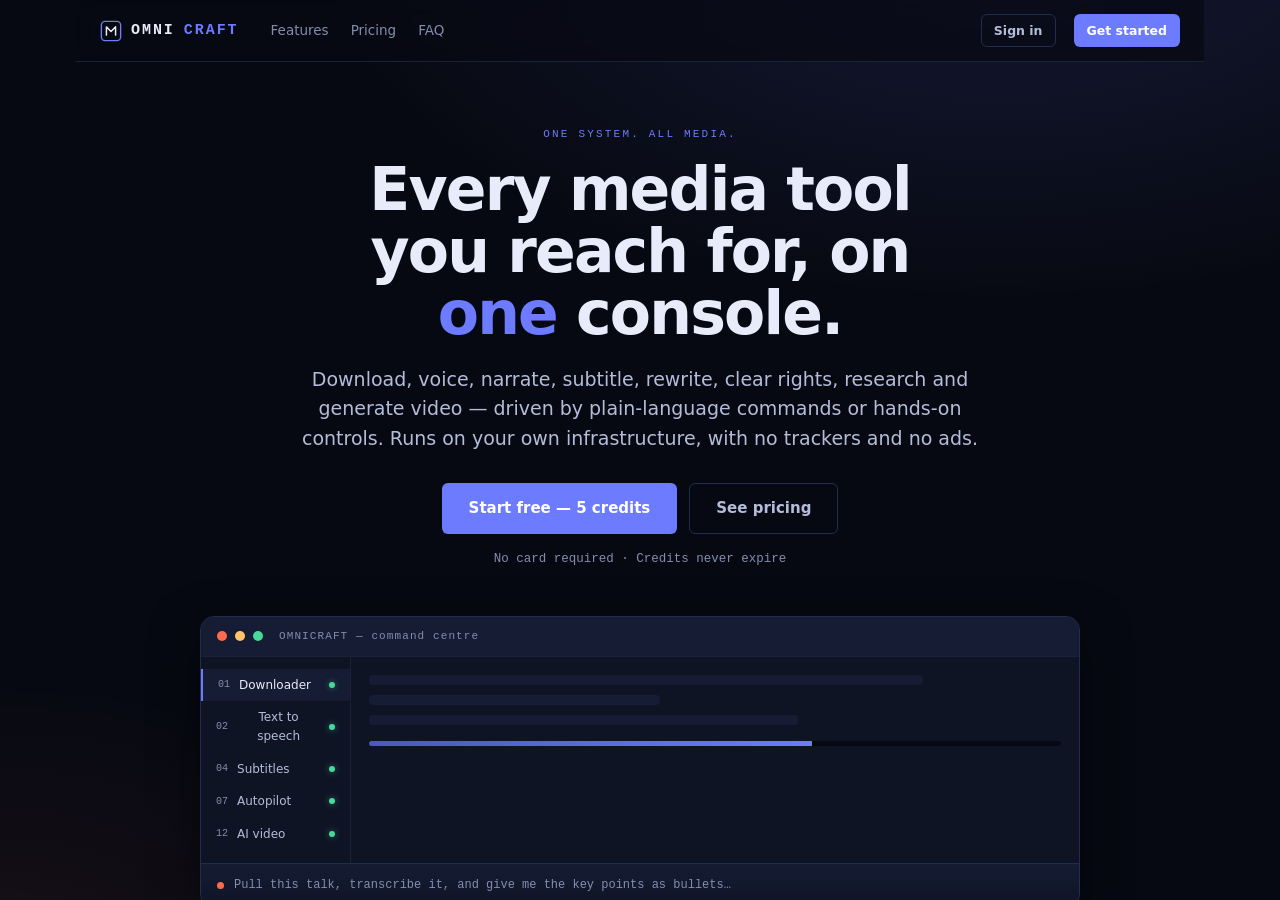
<file: frontend/index.html>
<!DOCTYPE html>
<html lang="en">
<head>
<meta charset="utf-8">
<meta name="viewport" content="width=device-width, initial-scale=1">
<meta name="description" content="OMNICRAFT — one system for downloading, narrating, subtitling, clearing and generating video.">
<meta name="robots" content="index,follow">
<meta name="referrer" content="no-referrer">
<title>OMNICRAFT — One System. All Media.</title>
<link rel="icon" href="./assets/favicon.svg" type="image/svg+xml">
<link rel="alternate icon" href="./assets/favicon.ico" sizes="any">
<meta name="theme-color" content="#070912">

<!-- Set this to your deployed origin (used by canonical + share cards). -->
<link rel="canonical" href="https://YOUR-DOMAIN">

<!-- Open Graph -->
<meta property="og:type" content="website">
<meta property="og:site_name" content="OMNICRAFT">
<meta property="og:title" content="OMNICRAFT — One System. All Media.">
<meta property="og:description" content="Download, voice, narrate, subtitle, rewrite, clear rights, research and generate video — one console, no trackers.">
<meta property="og:url" content="https://YOUR-DOMAIN">
<meta property="og:image" content="https://YOUR-DOMAIN/assets/og-image.png">
<meta property="og:image:width" content="1200">
<meta property="og:image:height" content="630">
<meta property="og:image:alt" content="OMNICRAFT — one system for all media.">

<!-- Twitter -->
<meta name="twitter:card" content="summary_large_image">
<meta name="twitter:title" content="OMNICRAFT — One System. All Media.">
<meta name="twitter:description" content="One console for downloading, voicing, subtitling, researching and generating video.">
<meta name="twitter:image" content="https://YOUR-DOMAIN/assets/og-image.png">

<link rel="stylesheet" href="./css/style.css">

<script type="application/ld+json">
{
  "@context": "https://schema.org",
  "@type": "SoftwareApplication",
  "name": "OMNICRAFT",
  "applicationCategory": "MultimediaApplication",
  "operatingSystem": "Web",
  "description": "One system for downloading, narrating, subtitling, rewriting, clearing rights, researching and generating video.",
  "offers": [
    { "@type": "Offer", "name": "Free",       "price": "0",      "priceCurrency": "USD" },
    { "@type": "Offer", "name": "Starter",    "price": "9.99",   "priceCurrency": "USD" },
    { "@type": "Offer", "name": "Pro",        "price": "24.99",  "priceCurrency": "USD" },
    { "@type": "Offer", "name": "Business",   "price": "59.99",  "priceCurrency": "USD" },
    { "@type": "Offer", "name": "Enterprise", "price": "149.99", "priceCurrency": "USD" },
    { "@type": "Offer", "name": "Ultimate",   "price": "299.99", "priceCurrency": "USD" }
  ]
}
</script>
</head>
<body>

<!-- ===================== Public landing ===================== -->
<div class="landing" id="landing">

  <nav class="lp-nav">
    <span class="lp-nav__brand">
      <svg viewBox="0 0 24 24" fill="none" aria-hidden="true">
        <rect x="1.5" y="1.5" width="21" height="21" rx="4" stroke="#6c7bff" stroke-width="1.5"/>
        <path d="M7 16.5V7.5l5 5 5-5v9" stroke="#e8ecfa" stroke-width="1.6" stroke-linecap="round" stroke-linejoin="round"/>
      </svg>
      OMNI<em>CRAFT</em>
    </span>
    <div class="lp-nav__links">
      <a href="#lp-features">Features</a>
      <a href="#lp-pricing">Pricing</a>
      <a href="#lp-faq">FAQ</a>
    </div>
    <span class="lp-nav__spacer"></span>
    <button class="btn btn--ghost btn--sm" data-open="signin">Sign in</button>
    <button class="btn btn--sm" data-open="create">Get started</button>
  </nav>

  <div class="lp">

    <!-- Hero -->
    <header class="lp-hero">
      <p class="lp-eyebrow">One system. All media.</p>
      <h1>Every media tool you reach for, on <em>one</em> console.</h1>
      <p class="lp-hero__sub">Download, voice, narrate, subtitle, rewrite, clear rights, research and
        generate video — driven by plain-language commands or hands-on controls. Runs on your own
        infrastructure, with no trackers and no ads.</p>
      <div class="lp-cta-row">
        <button class="btn btn--lg" data-open="create">Start free — 5 credits</button>
        <a class="btn btn--ghost btn--lg" href="#lp-pricing">See pricing</a>
      </div>
      <p class="lp-note">No card required · Credits never expire</p>

      <!-- Console mock -->
      <div class="lp-mock" aria-hidden="true">
        <div class="lp-mock__bar">
          <span class="lp-mock__dot"></span><span class="lp-mock__dot"></span><span class="lp-mock__dot"></span>
          <span class="lp-mock__title">OMNICRAFT — command centre</span>
        </div>
        <div class="lp-mock__body">
          <div class="lp-mock__rail">
            <div class="lp-mock__chan on"><span class="n">01</span> Downloader <span class="lp-mock__led"></span></div>
            <div class="lp-mock__chan"><span class="n">02</span> Text to speech <span class="lp-mock__led"></span></div>
            <div class="lp-mock__chan"><span class="n">04</span> Subtitles <span class="lp-mock__led"></span></div>
            <div class="lp-mock__chan"><span class="n">07</span> Autopilot <span class="lp-mock__led"></span></div>
            <div class="lp-mock__chan"><span class="n">12</span> AI video <span class="lp-mock__led"></span></div>
          </div>
          <div class="lp-mock__stage">
            <div class="lp-mock__row w2"></div>
            <div class="lp-mock__row w1"></div>
            <div class="lp-mock__row w3"></div>
            <div class="lp-mock__prog"><i></i></div>
          </div>
          <div class="lp-mock__deck">
            <span class="dot"></span>
            <span class="txt">Pull this talk, transcribe it, and give me the key points as bullets…</span>
          </div>
        </div>
      </div>
    </header>

    <hr class="lp-divider">

    <!-- Platforms -->
    <section class="lp-section">
      <div class="lp-section__head">
        <h2>Pull from the platforms you already use</h2>
        <p>Best available quality, no watermarks. Only fetch what you own or hold a licence for.</p>
      </div>
      <div class="lp-chips">
        <span class="lp-chip">YouTube</span><span class="lp-chip">Instagram</span>
        <span class="lp-chip">TikTok</span><span class="lp-chip">Facebook</span>
        <span class="lp-chip">X</span><span class="lp-chip">Vimeo</span>
        <span class="lp-chip">Dailymotion</span><span class="lp-chip">Twitch</span>
        <span class="lp-chip">SoundCloud</span><span class="lp-chip">Reddit</span>
      </div>
    </section>

    <!-- Features -->
    <section class="lp-section" id="lp-features">
      <div class="lp-section__head">
        <h2>Twelve channels, one workspace</h2>
        <p>Each module is a numbered channel on the console. Use one, or chain them together.</p>
      </div>
      <div class="lp-grid">
        <div class="lp-feat"><div class="lp-feat__n">CH 01</div><div class="lp-feat__t">Downloader</div><div class="lp-feat__d">Fetch source media from ten platforms at the best quality available.</div></div>
        <div class="lp-feat"><div class="lp-feat__n">CH 02</div><div class="lp-feat__t">Text to speech</div><div class="lp-feat__d">Turn a script into a finished voice track in dozens of voices and languages.</div></div>
        <div class="lp-feat"><div class="lp-feat__n">CH 03</div><div class="lp-feat__t">Narration</div><div class="lp-feat__d">Lay a voice over a video — replace, blend, or duck the original audio.</div></div>
        <div class="lp-feat"><div class="lp-feat__n">CH 04</div><div class="lp-feat__t">Subtitles</div><div class="lp-feat__d">Transcribe speech into timed lines, then translate into 70+ languages.</div></div>
        <div class="lp-feat"><div class="lp-feat__n">CH 05</div><div class="lp-feat__t">Storyline</div><div class="lp-feat__d">Rewrite any transcript into a summary, bullets, clean copy or chapters.</div></div>
        <div class="lp-feat"><div class="lp-feat__n">CH 06</div><div class="lp-feat__t">Music rights</div><div class="lp-feat__d">Screen audio for third-party recordings and clear what you don't own.</div></div>
        <div class="lp-feat"><div class="lp-feat__n">CH 07</div><div class="lp-feat__t">Autopilot</div><div class="lp-feat__d">Describe an outcome; it plans the steps, shows the cost, and runs them.</div></div>
        <div class="lp-feat"><div class="lp-feat__n">CH 08</div><div class="lp-feat__t">Research</div><div class="lp-feat__d">Search the open web and get a briefing with every claim traced to a source.</div></div>
        <div class="lp-feat"><div class="lp-feat__n">CH 12</div><div class="lp-feat__t">AI video</div><div class="lp-feat__d">A brief or a script becomes a narrated, captioned, graded video.</div></div>
      </div>
    </section>

    <!-- Flow -->
    <section class="lp-section">
      <div class="lp-section__head">
        <h2>Or just tell it what you want</h2>
        <p>The talkback bar turns one instruction into a routed, priced plan across the modules.</p>
      </div>
      <div class="lp-steps">
        <div class="lp-step"><div class="lp-step__n">1</div><div class="lp-step__t">Type an instruction</div><div class="lp-step__d">Plain language, with links and the format you want back.</div></div>
        <div class="lp-step"><div class="lp-step__n">2</div><div class="lp-step__t">Review the plan</div><div class="lp-step__d">See each step and the exact credit cost before anything runs.</div></div>
        <div class="lp-step"><div class="lp-step__n">3</div><div class="lp-step__t">Watch it run</div><div class="lp-step__d">Live progress over the socket. Failed steps refund automatically.</div></div>
      </div>
    </section>

    <hr class="lp-divider">

    <!-- Pricing -->
    <section class="lp-section" id="lp-pricing">
      <div class="lp-section__head">
        <h2>Simple credits. Six tiers.</h2>
        <p>Every action costs a fixed number of credits. Your plan refills monthly; top-up packs never expire.</p>
      </div>
      <div class="toggle-row">
        <span class="toggle-label on" id="lpLblM">Monthly</span>
        <button class="toggle" id="lpToggle" aria-pressed="false" aria-label="Billing cycle"><span class="toggle__knob"></span></button>
        <span class="toggle-label" id="lpLblY">Yearly</span>
        <span class="save-chip">Save 20%</span>
      </div>
      <div class="plans" id="lpPlans"></div>

      <div class="lp-section__head" style="margin-top:44px">
        <h2 style="font-size:22px">Need more? Top up any time.</h2>
        <p>One-time credit packs. They stack on your plan allowance and never expire.</p>
      </div>
      <div class="packs" id="lpPacks"></div>
      <p class="lp-pricing-note">Downloads from 1 credit · Voiceover 2/min · Research from 5 · AI video from 15.
        Full cost table is inside the app.</p>
    </section>

    <hr class="lp-divider">

    <!-- FAQ -->
    <section class="lp-section" id="lp-faq">
      <div class="lp-section__head"><h2>Questions</h2></div>
      <div class="lp-faq">
        <div class="lp-q"><button class="lp-q__head">What is a credit?</button><div class="lp-q__body"><p>A single unit of work. A short download is one credit; a minute of voiceover is two; a minute of AI video starts at fifteen. Every action shows its cost before you run it.</p></div></div>
        <div class="lp-q"><button class="lp-q__head">Do credits expire?</button><div class="lp-q__body"><p>Plan credits refill each month. Top-up packs you buy separately never expire and stack on top of your monthly allowance.</p></div></div>
        <div class="lp-q"><button class="lp-q__head">Do I need my own API keys?</button><div class="lp-q__body"><p>No. The platform ships with sensible fallbacks for every module and works out of the box. Adding provider keys unlocks higher-quality voices, visuals and search — the console shows exactly which key each module wants.</p></div></div>
        <div class="lp-q"><button class="lp-q__head">Is my data used for anything?</button><div class="lp-q__body"><p>No advertising, no trackers, no third-party scripts. Intermediate files are swept on a schedule; anything you keep stays in your library until you delete it.</p></div></div>
        <div class="lp-q"><button class="lp-q__head">Can I cancel any time?</button><div class="lp-q__body"><p>Yes. Cancelling from the billing portal keeps your plan active until the end of the current period, then stops. No lock-in.</p></div></div>
      </div>
    </section>

    <!-- Final CTA -->
    <section class="lp-section">
      <div class="lp-band">
        <h2>Start with five free credits</h2>
        <p>No card, no trial timer. Create an account and the console is yours.</p>
        <button class="btn btn--lg" data-open="create">Get started</button>
      </div>
    </section>

    <!-- Footer -->
    <footer class="lp-footer">
      <div class="lp-footer__grid">
        <div>
          <div class="lp-footer__brand">OMNI<em>CRAFT</em></div>
          <p class="lp-footer__tag">One system. All media. Infinite possibilities.</p>
        </div>
        <div class="lp-footer__col">
          <h4>Product</h4>
          <a href="#lp-features">Features</a>
          <a href="#lp-pricing">Pricing</a>
          <a href="#" data-open="signin">Sign in</a>
        </div>
        <div class="lp-footer__col">
          <h4>Use responsibly</h4>
          <a href="#lp-faq">FAQ</a>
          <a href="#" data-open="create">Create account</a>
        </div>
      </div>
      <div class="lp-footer__note">
        <span>Only process media you own or are licensed to use. Rights tools clear material you don't hold — they don't disguise it.</span>
        <span>&copy; OMNICRAFT</span>
      </div>
    </footer>

  </div>
</div>


<!-- ===================== Sign in gate ===================== -->
<div class="gate" id="gate">
  <div class="gate__panel">
    <div class="gate__brand">OMNI<em>CRAFT</em></div>
    <p class="gate__tag">One system. All media. Infinite possibilities.</p>

    <div class="gate__tabs" role="tablist">
      <button class="gate__tab" id="tabSignIn" role="tab" aria-selected="true">Sign in</button>
      <button class="gate__tab" id="tabCreate" role="tab" aria-selected="false">Create account</button>
    </div>

    <form id="formSignIn" autocomplete="on">
      <div class="field">
        <label class="field__label" for="loginId">Email or username</label>
        <input class="input" id="loginId" name="username" autocomplete="username" required>
      </div>
      <div class="field">
        <label class="field__label" for="loginPass">Password</label>
        <input class="input" id="loginPass" name="password" type="password" autocomplete="current-password" required>
      </div>
      <div class="field hidden" id="totpField">
        <label class="field__label" for="loginTotp">Authenticator code</label>
        <input class="input mono" id="loginTotp" inputmode="numeric" maxlength="6" placeholder="000000">
        <p class="field__note">Open your authenticator app and enter the current 6-digit code.</p>
      </div>
      <button class="btn btn--block" type="submit">Sign in</button>
    </form>

    <form id="formCreate" class="hidden" autocomplete="on">
      <div class="field">
        <label class="field__label" for="regEmail">Email</label>
        <input class="input" id="regEmail" type="email" autocomplete="email" required>
      </div>
      <div class="field">
        <label class="field__label" for="regUser">Username</label>
        <input class="input" id="regUser" autocomplete="username" pattern="[A-Za-z0-9_.-]{3,32}" required>
        <p class="field__note">3–32 characters. Letters, numbers, dot, dash, underscore.</p>
      </div>
      <div class="field">
        <label class="field__label" for="regPass">Password</label>
        <input class="input" id="regPass" type="password" autocomplete="new-password" minlength="10" required>
        <p class="field__note">At least 10 characters, with a number or symbol.</p>
      </div>
      <button class="btn btn--block" type="submit">Create account</button>
      <p class="field__note mt">New accounts start with 5 credits on the Free tier.</p>
    </form>

    <button class="gate__back" id="gateBack" type="button">← Back to home</button>
  </div>
</div>

<!-- ===================== Console ===================== -->
<div class="shell" id="shell" hidden>

  <header class="brand">
    <svg class="brand__mark" viewBox="0 0 24 24" fill="none" aria-hidden="true">
      <rect x="1.5" y="1.5" width="21" height="21" rx="4" stroke="#6c7bff" stroke-width="1.5"/>
      <path d="M7 16.5V7.5l5 5 5-5v9" stroke="#e8ecfa" stroke-width="1.6" stroke-linecap="round" stroke-linejoin="round"/>
    </svg>
    <span class="brand__name">OMNI<em>CRAFT</em></span>
  </header>

  <div class="topbar">
    <div>
      <div class="topbar__title" id="barTitle">Command centre</div>
      <div class="topbar__sub" id="barSub">Every module in one surface</div>
    </div>
    <div class="topbar__spacer"></div>

    <div class="meter" title="Credit balance">
      <span class="meter__label">Credits</span>
      <div class="meter__ladder" id="meterLadder"></div>
      <span class="meter__value" id="meterValue">0</span>
    </div>
    <span class="tier-chip" id="tierChip">Free</span>
    <button class="btn btn--ghost btn--sm" id="btnAccount">Account</button>
    <button class="btn btn--quiet btn--sm" id="btnSignOut">Sign out</button>
  </div>

  <nav class="rail" id="rail" aria-label="Modules"></nav>

  <main class="stage" id="stage">

    <!-- ---------- Overview ---------- -->
    <section class="view" id="view-overview">
      <div class="view__head">
        <p class="view__eyebrow">Channel 00 · Overview</p>
        <h1 class="view__title">Command centre</h1>
        <p class="view__lede">Type an instruction into the talkback bar at the bottom and OMNICRAFT
          routes it across the modules. Or pick a channel on the left and drive it yourself.</p>
      </div>
      <div class="grid cols-4 mb" id="overviewStats"></div>
      <div class="card">
        <h2 class="card__title">Module status</h2>
        <p class="card__hint">Green means the module has everything it needs. Amber means a key or binary is missing.</p>
        <div id="moduleStatus"></div>
      </div>
      <div class="card">
        <h2 class="card__title">Recent jobs</h2>
        <p class="card__hint">Live progress arrives over the socket. Nothing here polls.</p>
        <div id="overviewJobs"></div>
      </div>
    </section>

    <!-- ---------- 01 Download ---------- -->
    <section class="view" id="view-download" hidden>
      <div class="view__head">
        <p class="view__eyebrow">Channel 01 · Retrieval</p>
        <h1 class="view__title">Video downloader</h1>
        <p class="view__lede">Pull source media from supported platforms at the best available quality.
          Only fetch material you own or hold a licence for.</p>
      </div>
      <div id="downloadPanel"></div>
    </section>

    <!-- ---------- 02 TTS ---------- -->
    <section class="view" id="view-tts" hidden>
      <div class="view__head">
        <p class="view__eyebrow">Channel 02 · Voice</p>
        <h1 class="view__title">Text to speech</h1>
        <p class="view__lede">Turn a script into a finished voice track. Pick a voice, set the pace, render.</p>
      </div>
      <div id="ttsPanel"></div>
    </section>

    <!-- ---------- 03 Narration ---------- -->
    <section class="view" id="view-narration" hidden>
      <div class="view__head">
        <p class="view__eyebrow">Channel 03 · Mix</p>
        <h1 class="view__title">Narration</h1>
        <p class="view__lede">Lay a voice track over a video. Replace the original audio, blend it, or duck it under the voice.</p>
      </div>
      <div id="narrationPanel"></div>
    </section>

    <!-- ---------- 04 Subtitles ---------- -->
    <section class="view" id="view-subtitles" hidden>
      <div class="view__head">
        <p class="view__eyebrow">Channel 04 · Text</p>
        <h1 class="view__title">Subtitles</h1>
        <p class="view__lede">Transcribe speech into timed subtitles, then translate them into any of 70+ languages.</p>
      </div>
      <div id="subtitlePanel"></div>
    </section>

    <!-- ---------- 05 Storyline ---------- -->
    <section class="view" id="view-storyline" hidden>
      <div class="view__head">
        <p class="view__eyebrow">Channel 05 · Edit</p>
        <h1 class="view__title">Storyline</h1>
        <p class="view__lede">Pull the transcript out of any source and rewrite it: summary, bullets, clean copy, narration script or chapter markers.</p>
      </div>
      <div id="storylinePanel"></div>
    </section>

    <!-- ---------- 06 Rights ---------- -->
    <section class="view" id="view-rights" hidden>
      <div class="view__head">
        <p class="view__eyebrow">Channel 06 · Clearance</p>
        <h1 class="view__title">Music rights</h1>
        <p class="view__lede">Screen an upload for third-party recordings, then clear what you don't hold rights to.</p>
      </div>
      <div id="rightsPanel"></div>
    </section>

    <!-- ---------- 07 Autopilot ---------- -->
    <section class="view" id="view-autopilot" hidden>
      <div class="view__head">
        <p class="view__eyebrow">Channel 07 · Orchestration</p>
        <h1 class="view__title">Autopilot</h1>
        <p class="view__lede">Describe the outcome. OMNICRAFT breaks it into steps, shows you the cost, and runs them in order.</p>
      </div>
      <div id="autopilotPanel"></div>
    </section>

    <!-- ---------- 08 Research ---------- -->
    <section class="view" id="view-research" hidden>
      <div class="view__head">
        <p class="view__eyebrow">Channel 08 · Research</p>
        <h1 class="view__title">Web research</h1>
        <p class="view__lede">Search across the open web, read the results, and get a briefing with every claim traced to a source.</p>
      </div>
      <div id="researchPanel"></div>
    </section>

    <!-- ---------- 09 Security ---------- -->
    <section class="view" id="view-security" hidden>
      <div class="view__head">
        <p class="view__eyebrow">Channel 09 · Account</p>
        <h1 class="view__title">Security</h1>
        <p class="view__lede">Two-factor authentication, API keys and session controls.</p>
      </div>
      <div id="securityPanel"></div>
    </section>

    <!-- ---------- 10 Storage ---------- -->
    <section class="view" id="view-storage" hidden>
      <div class="view__head">
        <p class="view__eyebrow">Channel 10 · Library</p>
        <h1 class="view__title">Storage</h1>
        <p class="view__lede">Everything you upload or render lands here. Share links expire on a schedule you set.</p>
      </div>
      <div id="storagePanel"></div>
    </section>

    <!-- ---------- 11 Pricing ---------- -->
    <section class="view" id="view-pricing" hidden>
      <div class="view__head">
        <p class="view__eyebrow">Channel 11 · Billing</p>
        <h1 class="view__title">Plans and credits</h1>
        <p class="view__lede">Six tiers. Credits never expire. Cancel from the billing portal whenever you like.</p>
      </div>
      <div id="pricingPanel"></div>
    </section>

    <!-- ---------- 12 Video ---------- -->
    <section class="view" id="view-video" hidden>
      <div class="view__head">
        <p class="view__eyebrow">Channel 12 · Generate</p>
        <h1 class="view__title">AI video</h1>
        <p class="view__lede">A brief, a script, or a link goes in. A narrated, captioned, graded video comes out.</p>
      </div>
      <div id="videoPanel"></div>
    </section>

    <!-- ---------- Jobs ---------- -->
    <section class="view" id="view-jobs" hidden>
      <div class="view__head">
        <p class="view__eyebrow">Queue</p>
        <h1 class="view__title">Jobs</h1>
        <p class="view__lede">Everything currently rendering, plus the last 40 runs.</p>
      </div>
      <div id="jobsPanel"></div>
    </section>

    <!-- ---------- Admin ---------- -->
    <section class="view" id="view-admin" hidden>
      <div class="view__head">
        <p class="view__eyebrow">Operator</p>
        <h1 class="view__title">Admin</h1>
        <p class="view__lede">Accounts, usage and revenue.</p>
      </div>
      <div id="adminPanel"></div>
    </section>

  </main>

  <div class="deck">
    <div class="deck__mic"><span class="deck__dot"></span>Talkback</div>
    <input class="deck__input" id="deckInput"
           placeholder="Download this clip, pull the subtitles, and summarise it in bullets…"
           aria-label="Autopilot command">
    <span class="deck__hint">Enter to run · Shift+Enter for a plan only</span>
  </div>
</div>

<div class="toasts" id="toasts" role="status" aria-live="polite"></div>

<script src="./js/api.js"></script>
<script src="./js/ui.js"></script>
<script src="./js/auth.js"></script>
<script src="./js/websocket.js"></script>
<script src="./js/jobs.js"></script>
<script src="./js/dashboard.js"></script>
<script src="./js/downloader.js"></script>
<script src="./js/ai_audio.js"></script>
<script src="./js/narration.js"></script>
<script src="./js/subtitles.js"></script>
<script src="./js/storyline.js"></script>
<script src="./js/rights.js"></script>
<script src="./js/autopilot.js"></script>
<script src="./js/research.js"></script>
<script src="./js/security.js"></script>
<script src="./js/storage.js"></script>
<script src="./js/payments.js"></script>
<script src="./js/video_create.js"></script>
<script src="./js/admin.js"></script>
<script src="./js/landing.js"></script>
<script src="./js/app.js"></script>
</body>
</html>
</file>
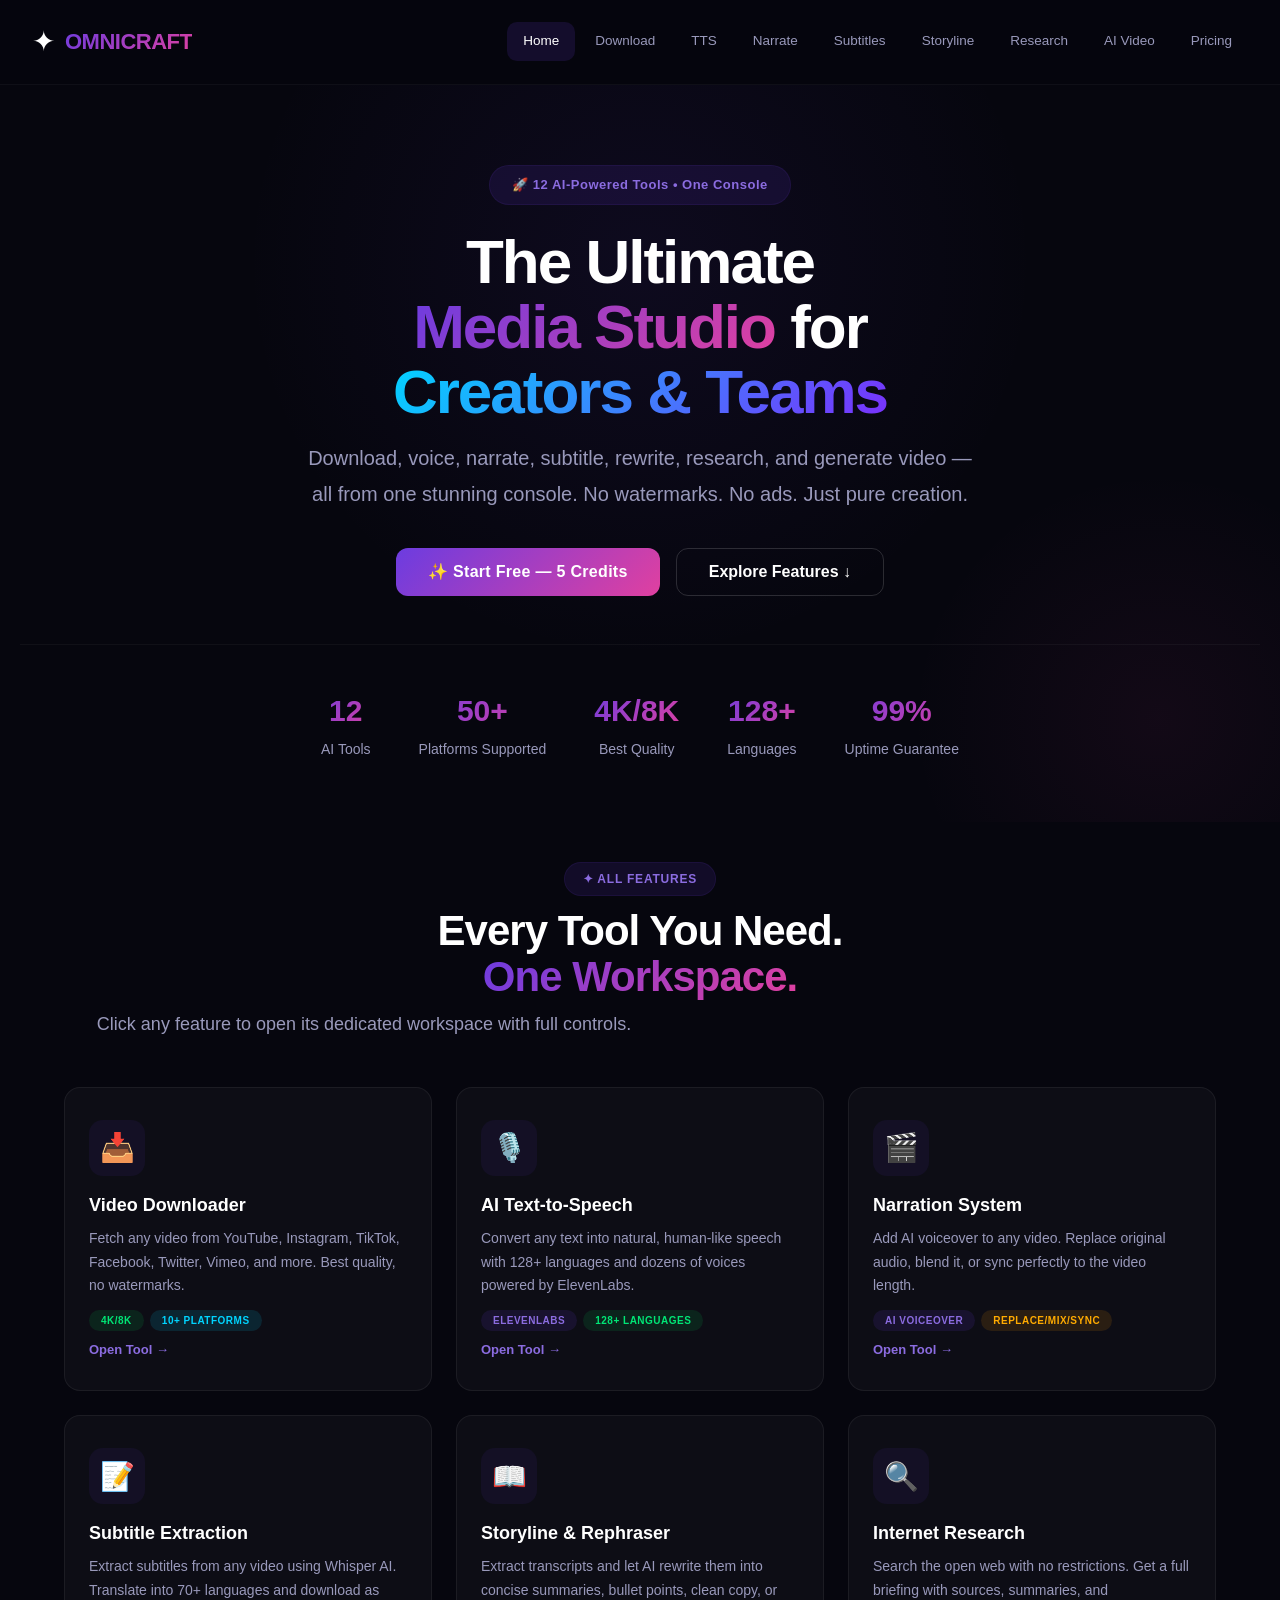
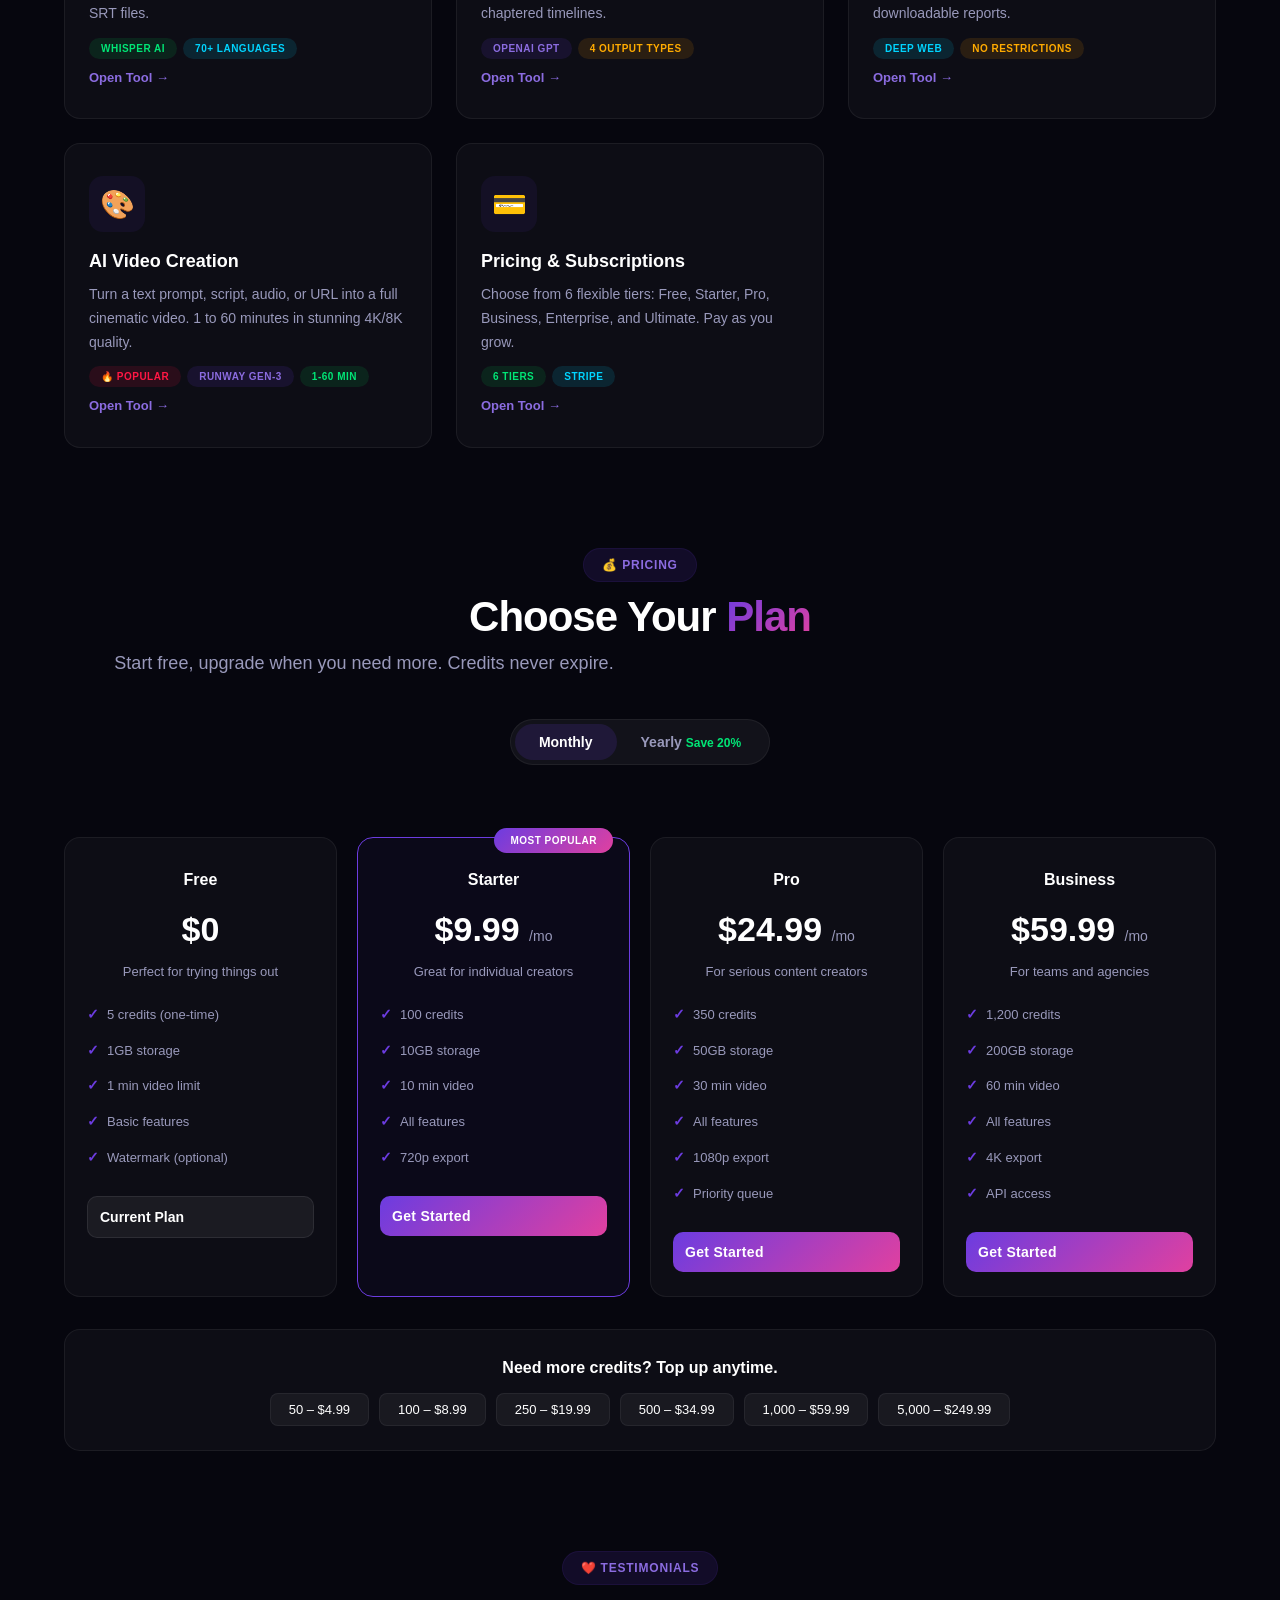
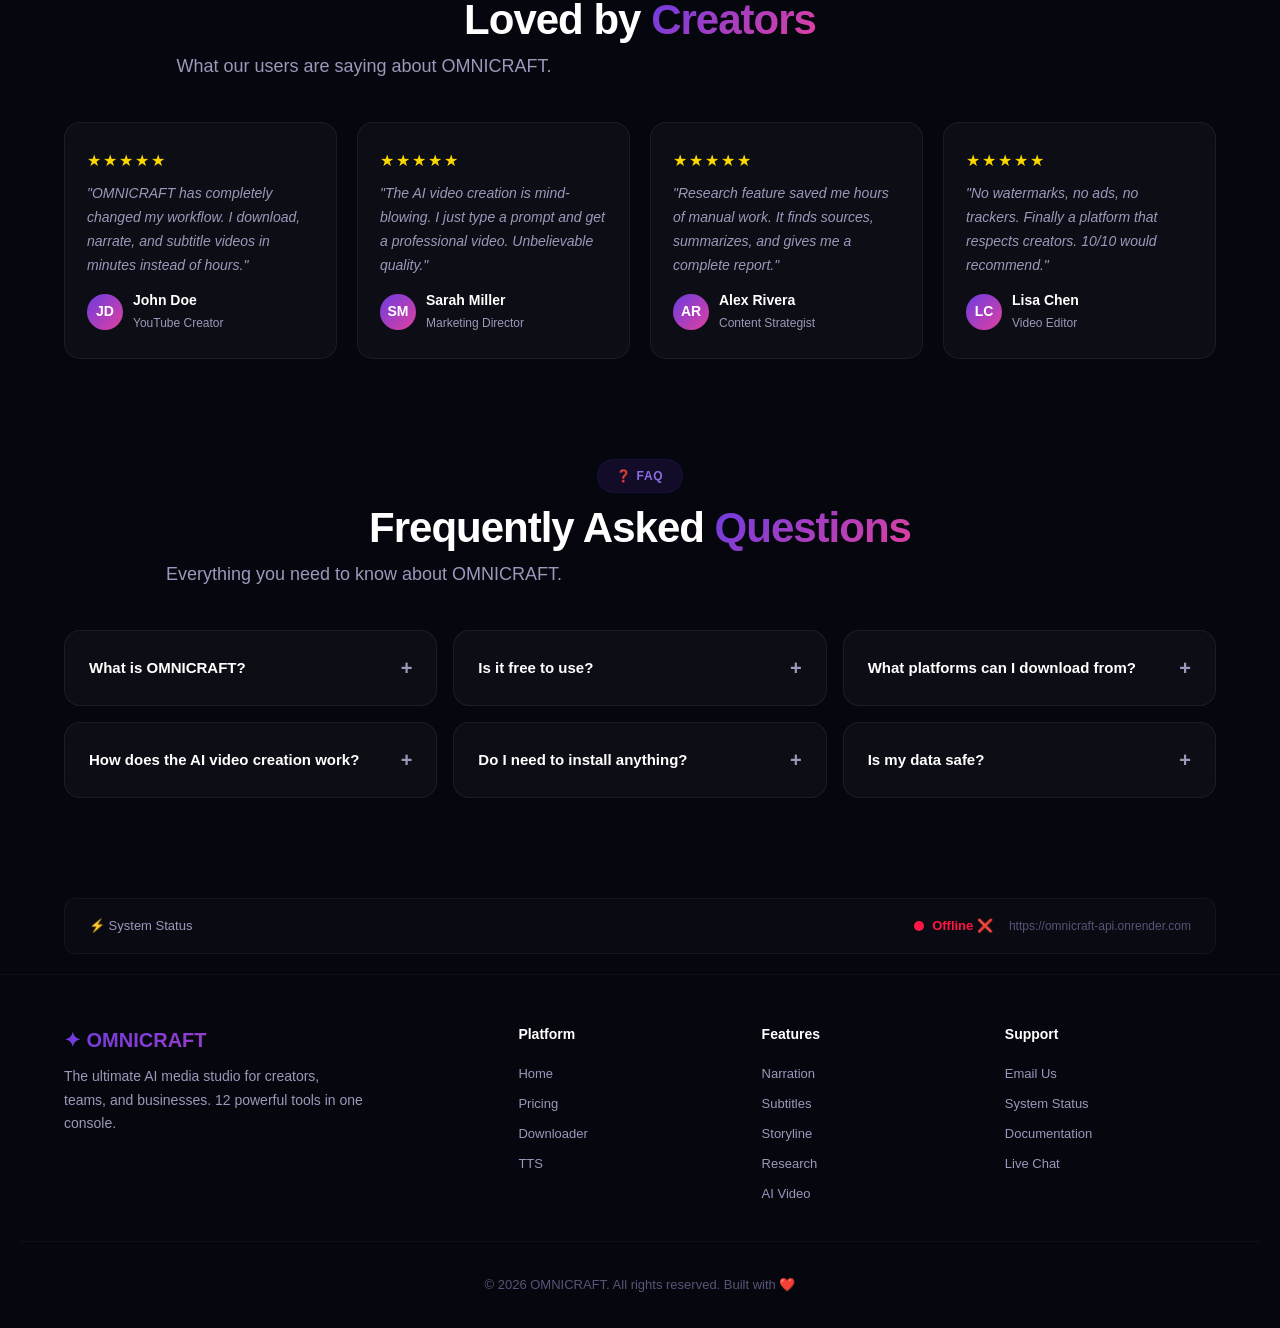
<file: index.html.html>
<!DOCTYPE html>
<html lang="en">
<head>
    <meta charset="UTF-8" />
    <meta name="viewport" content="width=device-width, initial-scale=1.0" />
    <title>OMNICRAFT – The Ultimate AI Video Studio</title>
    <meta name="description" content="12 AI-powered media tools in one platform. Download, narrate, subtitle, research, and create videos. No watermarks. No ads." />

    <style>
        /* ============================================================
                   RESET & BASE
                   ============================================================ */
        *,
        *::before,
        *::after {
            margin: 0;
            padding: 0;
            box-sizing: border-box;
        }

        :root {
            --bg-primary: #06060e;
            --bg-secondary: #0a0a18;
            --bg-card: rgba(255, 255, 255, 0.03);
            --border-card: rgba(255, 255, 255, 0.06);
            --text-primary: #ffffff;
            --text-secondary: #9999bb;
            --text-muted: #555577;
            --gradient-1: linear-gradient(135deg, #6c3ce0, #e040a0);
            --gradient-2: linear-gradient(135deg, #00d4ff, #7b2ffc);
            --gradient-3: linear-gradient(135deg, #f7971e, #ffd200);
            --shadow-glow: 0 8px 48px rgba(108, 60, 224, 0.2);
            --radius: 16px;
            --transition: 0.4s cubic-bezier(0.25, 0.46, 0.45, 0.94);
        }

        html {
            scroll-behavior: smooth;
        }

        body {
            background: var(--bg-primary);
            color: var(--text-primary);
            font-family: -apple-system, BlinkMacSystemFont, 'Segoe UI', Roboto, 'Helvetica Neue', Arial, sans-serif;
            min-height: 100vh;
            line-height: 1.7;
            overflow-x: hidden;
        }

        ::-webkit-scrollbar {
            width: 6px;
        }
        ::-webkit-scrollbar-track {
            background: var(--bg-primary);
        }
        ::-webkit-scrollbar-thumb {
            background: #6c3ce0;
            border-radius: 10px;
        }

        a {
            color: inherit;
            text-decoration: none;
        }

        .container {
            max-width: 1200px;
            margin: 0 auto;
            padding: 0 24px;
        }

        .gradient-text {
            background: var(--gradient-1);
            -webkit-background-clip: text;
            -webkit-text-fill-color: transparent;
            background-clip: text;
        }

        .gradient-text-2 {
            background: var(--gradient-2);
            -webkit-background-clip: text;
            -webkit-text-fill-color: transparent;
            background-clip: text;
        }

        .section-badge {
            display: inline-block;
            background: rgba(108, 60, 224, 0.12);
            color: #8b6ce0;
            padding: 6px 18px;
            border-radius: 100px;
            font-size: 12px;
            font-weight: 600;
            letter-spacing: 0.8px;
            text-transform: uppercase;
            margin-bottom: 12px;
            border: 1px solid rgba(108, 60, 224, 0.1);
        }

        .section-title {
            font-size: 42px;
            font-weight: 900;
            letter-spacing: -1px;
            margin-bottom: 8px;
            line-height: 1.1;
        }

        .section-subtitle {
            color: var(--text-secondary);
            font-size: 18px;
            max-width: 600px;
            margin-bottom: 40px;
        }

        .text-center {
            text-align: center;
        }

        .text-center .section-subtitle {
            margin-left: auto;
            margin-right: auto;
        }

        /* ============================================================
                   BUTTONS
                   ============================================================ */
        .btn-primary {
            background: var(--gradient-1);
            color: #fff;
            border: none;
            padding: 14px 32px;
            border-radius: 12px;
            font-weight: 700;
            font-size: 16px;
            cursor: pointer;
            transition: all var(--transition);
            letter-spacing: 0.3px;
            position: relative;
            overflow: hidden;
            display: inline-flex;
            align-items: center;
            gap: 8px;
        }

        .btn-primary:hover {
            transform: translateY(-3px);
            box-shadow: 0 12px 40px rgba(108, 60, 224, 0.35);
        }

        .btn-primary:active {
            transform: scale(0.97);
        }

        .btn-secondary {
            background: rgba(255, 255, 255, 0.06);
            color: #fff;
            border: 1px solid rgba(255, 255, 255, 0.08);
            padding: 14px 32px;
            border-radius: 12px;
            font-weight: 600;
            font-size: 16px;
            cursor: pointer;
            transition: all var(--transition);
            display: inline-flex;
            align-items: center;
            gap: 8px;
        }

        .btn-secondary:hover {
            background: rgba(255, 255, 255, 0.1);
            border-color: rgba(255, 255, 255, 0.2);
            transform: translateY(-3px);
        }

        .btn-success {
            background: linear-gradient(135deg, #00c853, #00e676);
            color: #fff;
            border: none;
            padding: 14px 32px;
            border-radius: 12px;
            font-weight: 700;
            font-size: 16px;
            cursor: pointer;
            transition: all var(--transition);
            display: inline-flex;
            align-items: center;
            gap: 8px;
        }

        .btn-success:hover {
            transform: translateY(-3px);
            box-shadow: 0 12px 40px rgba(0, 200, 83, 0.3);
        }

        .btn-outline {
            background: transparent;
            color: #fff;
            border: 1.5px solid rgba(255, 255, 255, 0.15);
            padding: 14px 32px;
            border-radius: 12px;
            font-weight: 600;
            font-size: 16px;
            cursor: pointer;
            transition: all var(--transition);
            display: inline-flex;
            align-items: center;
            gap: 8px;
        }

        .btn-outline:hover {
            background: rgba(255, 255, 255, 0.05);
            border-color: rgba(255, 255, 255, 0.3);
            transform: translateY(-3px);
        }

        .btn-sm {
            padding: 10px 22px;
            font-size: 14px;
        }

        /* ============================================================
                   NAVIGATION
                   ============================================================ */
        nav {
            display: flex;
            justify-content: space-between;
            align-items: center;
            padding: 18px 32px;
            background: rgba(6, 6, 14, 0.92);
            backdrop-filter: blur(20px);
            -webkit-backdrop-filter: blur(20px);
            border-bottom: 1px solid rgba(255, 255, 255, 0.04);
            position: sticky;
            top: 0;
            z-index: 1000;
            flex-wrap: wrap;
            gap: 12px;
        }

        .nav-brand {
            display: flex;
            align-items: center;
            gap: 10px;
            cursor: pointer;
            user-select: none;
        }

        .nav-brand .logo-icon {
            font-size: 28px;
        }

        .nav-brand .logo-text {
            font-size: 22px;
            font-weight: 800;
            background: var(--gradient-1);
            -webkit-background-clip: text;
            -webkit-text-fill-color: transparent;
            background-clip: text;
            letter-spacing: -0.5px;
        }

        .nav-links {
            display: flex;
            align-items: center;
            gap: 4px;
            flex-wrap: wrap;
        }

        .nav-links a {
            color: var(--text-secondary);
            font-size: 13.5px;
            font-weight: 500;
            padding: 8px 16px;
            border-radius: 10px;
            transition: all var(--transition);
            cursor: pointer;
        }

        .nav-links a:hover {
            color: #fff;
            background: rgba(255, 255, 255, 0.05);
        }

        .nav-links a.active {
            color: #fff;
            background: rgba(108, 60, 224, 0.15);
        }

        .nav-actions {
            display: flex;
            align-items: center;
            gap: 10px;
        }

        /* Mobile hamburger */
        .nav-toggle {
            display: none;
            background: none;
            border: none;
            color: #fff;
            font-size: 24px;
            cursor: pointer;
            padding: 4px 8px;
        }

        /* ============================================================
                   PAGE SYSTEM
                   ============================================================ */
        .page {
            display: none;
            animation: fadeSlideUp 0.5s ease;
        }

        .page.active {
            display: block;
        }

        @keyframes fadeSlideUp {
            from {
                opacity: 0;
                transform: translateY(30px);
            }
            to {
                opacity: 1;
                transform: translateY(0);
            }
        }

        .back-btn {
            display: inline-flex;
            align-items: center;
            gap: 8px;
            background: rgba(255, 255, 255, 0.05);
            border: none;
            color: var(--text-secondary);
            padding: 10px 20px;
            border-radius: 10px;
            cursor: pointer;
            font-size: 14px;
            font-weight: 500;
            transition: all var(--transition);
            margin-bottom: 28px;
        }

        .back-btn:hover {
            background: rgba(255, 255, 255, 0.1);
            color: #fff;
            transform: translateX(-4px);
        }

        .page-header {
            margin-bottom: 32px;
        }

        .page-header h1 {
            font-size: 38px;
            font-weight: 900;
            letter-spacing: -0.5px;
            margin-bottom: 6px;
        }

        .page-header p {
            color: var(--text-secondary);
            font-size: 18px;
        }

        .page-content {
            max-width: 900px;
            margin: 0 auto;
        }

        /* ============================================================
                   HOME – HERO
                   ============================================================ */
        .hero {
            position: relative;
            padding: 80px 20px 60px;
            text-align: center;
            overflow: hidden;
        }

        .hero-bg-glow {
            position: absolute;
            top: -30%;
            left: 50%;
            transform: translateX(-50%);
            width: 800px;
            height: 800px;
            background: radial-gradient(circle, rgba(108, 60, 224, 0.08), transparent 70%);
            pointer-events: none;
            z-index: 0;
        }

        .hero-bg-glow-2 {
            position: absolute;
            bottom: -20%;
            right: -10%;
            width: 500px;
            height: 500px;
            background: radial-gradient(circle, rgba(224, 64, 160, 0.06), transparent 70%);
            pointer-events: none;
            z-index: 0;
        }

        .hero-content {
            position: relative;
            z-index: 1;
        }

        .hero-badge {
            display: inline-block;
            background: rgba(108, 60, 224, 0.12);
            color: #8b6ce0;
            padding: 8px 22px;
            border-radius: 100px;
            font-size: 13px;
            font-weight: 600;
            letter-spacing: 0.5px;
            margin-bottom: 24px;
            border: 1px solid rgba(108, 60, 224, 0.1);
            animation: pulseBadge 2s infinite;
        }

        @keyframes pulseBadge {
            0%,
            100% {
                transform: scale(1);
            }
            50% {
                transform: scale(1.02);
            }
        }

        .hero h1 {
            font-size: 62px;
            font-weight: 900;
            line-height: 1.05;
            letter-spacing: -2px;
            margin-bottom: 16px;
        }

        .hero h1 .highlight {
            background: var(--gradient-1);
            -webkit-background-clip: text;
            -webkit-text-fill-color: transparent;
            background-clip: text;
        }

        .hero h1 .highlight-2 {
            background: var(--gradient-2);
            -webkit-background-clip: text;
            -webkit-text-fill-color: transparent;
            background-clip: text;
        }

        .hero p {
            color: var(--text-secondary);
            font-size: 20px;
            max-width: 680px;
            margin: 0 auto 36px;
            line-height: 1.8;
        }

        .hero-actions {
            display: flex;
            justify-content: center;
            gap: 16px;
            flex-wrap: wrap;
            margin-bottom: 48px;
        }

        .hero-stats {
            display: flex;
            justify-content: center;
            gap: 48px;
            padding-top: 40px;
            border-top: 1px solid rgba(255, 255, 255, 0.04);
            flex-wrap: wrap;
        }

        .hero-stats .stat {
            text-align: center;
        }

        .hero-stats .stat .number {
            font-size: 30px;
            font-weight: 900;
            background: var(--gradient-1);
            -webkit-background-clip: text;
            -webkit-text-fill-color: transparent;
            background-clip: text;
        }

        .hero-stats .stat .label {
            font-size: 14px;
            color: var(--text-secondary);
            font-weight: 500;
            margin-top: 2px;
        }

        /* ============================================================
                   HOME – FEATURES SECTION (DETAILED)
                   ============================================================ */
        .features-section {
            padding: 40px 0 60px;
        }

        .features-section .section-header {
            text-align: center;
            margin-bottom: 48px;
        }

        .features-grid {
            display: grid;
            grid-template-columns: repeat(auto-fit, minmax(280px, 1fr));
            gap: 24px;
        }

        .feature-card {
            background: var(--bg-card);
            border: 1px solid var(--border-card);
            border-radius: var(--radius);
            padding: 32px 24px 28px;
            cursor: pointer;
            transition: all var(--transition);
            position: relative;
            overflow: hidden;
            text-align: left;
        }

        .feature-card::before {
            content: '';
            position: absolute;
            top: 0;
            left: 0;
            right: 0;
            bottom: 0;
            background: var(--gradient-1);
            opacity: 0;
            transition: opacity var(--transition);
            border-radius: var(--radius);
        }

        .feature-card:hover::before {
            opacity: 0.05;
        }

        .feature-card:hover {
            transform: translateY(-8px);
            border-color: rgba(108, 60, 224, 0.2);
            box-shadow: var(--shadow-glow);
        }

        .feature-card:active {
            transform: scale(0.98);
        }

        .feature-card .icon-wrap {
            display: inline-flex;
            align-items: center;
            justify-content: center;
            width: 56px;
            height: 56px;
            background: rgba(108, 60, 224, 0.08);
            border-radius: 14px;
            font-size: 28px;
            margin-bottom: 14px;
            position: relative;
            z-index: 1;
            transition: all var(--transition);
        }

        .feature-card:hover .icon-wrap {
            background: rgba(108, 60, 224, 0.15);
            transform: scale(1.05);
        }

        .feature-card h3 {
            font-size: 18px;
            font-weight: 700;
            margin-bottom: 6px;
            position: relative;
            z-index: 1;
        }

        .feature-card p {
            font-size: 14px;
            color: var(--text-secondary);
            line-height: 1.7;
            margin-bottom: 12px;
            position: relative;
            z-index: 1;
        }

        .feature-card .feature-tags {
            display: flex;
            gap: 6px;
            flex-wrap: wrap;
            position: relative;
            z-index: 1;
        }

        .feature-card .feature-tags span {
            font-size: 10px;
            font-weight: 600;
            padding: 2px 12px;
            border-radius: 100px;
            text-transform: uppercase;
            letter-spacing: 0.5px;
        }

        .feature-card .feature-tags .tag-purple {
            background: rgba(108, 60, 224, 0.12);
            color: #8b6ce0;
        }

        .feature-card .feature-tags .tag-green {
            background: rgba(0, 200, 83, 0.12);
            color: #00e676;
        }

        .feature-card .feature-tags .tag-orange {
            background: rgba(255, 152, 0, 0.12);
            color: #ffab00;
        }

        .feature-card .feature-tags .tag-blue {
            background: rgba(0, 212, 255, 0.12);
            color: #00d4ff;
        }

        .feature-card .feature-tags .tag-red {
            background: rgba(255, 23, 68, 0.12);
            color: #ff1744;
        }

        .feature-card .learn-more {
            display: inline-flex;
            align-items: center;
            gap: 4px;
            color: #8b6ce0;
            font-size: 13px;
            font-weight: 600;
            margin-top: 8px;
            position: relative;
            z-index: 1;
            transition: all var(--transition);
        }

        .feature-card:hover .learn-more {
            gap: 10px;
            color: #a88cff;
        }

        /* ============================================================
                   HOME – PRICING SECTION
                   ============================================================ */
        .pricing-section {
            padding: 40px 0 60px;
        }

        .pricing-section .section-header {
            text-align: center;
            margin-bottom: 40px;
        }

        .pricing-toggle {
            display: inline-flex;
            background: rgba(255, 255, 255, 0.05);
            border-radius: 100px;
            padding: 4px;
            margin-bottom: 32px;
            border: 1px solid rgba(255, 255, 255, 0.06);
        }

        .pricing-toggle button {
            background: none;
            border: none;
            padding: 10px 24px;
            border-radius: 100px;
            color: var(--text-secondary);
            font-weight: 600;
            font-size: 14px;
            cursor: pointer;
            transition: all var(--transition);
        }

        .pricing-toggle button.active {
            background: rgba(108, 60, 224, 0.15);
            color: #fff;
        }

        .pricing-toggle button:hover:not(.active) {
            color: #fff;
        }

        .pricing-grid {
            display: grid;
            grid-template-columns: repeat(auto-fit, minmax(220px, 1fr));
            gap: 20px;
        }

        .pricing-card {
            background: var(--bg-card);
            border: 1px solid var(--border-card);
            border-radius: var(--radius);
            padding: 28px 22px 24px;
            text-align: center;
            transition: all var(--transition);
            position: relative;
        }

        .pricing-card:hover {
            transform: translateY(-6px);
            border-color: rgba(255, 255, 255, 0.1);
            box-shadow: var(--shadow-glow);
        }

        .pricing-card.popular {
            border-color: #6c3ce0;
            background: rgba(108, 60, 224, 0.05);
        }

        .pricing-card.popular .popular-badge {
            position: absolute;
            top: -10px;
            right: 16px;
            background: var(--gradient-1);
            color: #fff;
            font-size: 10px;
            font-weight: 700;
            padding: 4px 16px;
            border-radius: 100px;
            text-transform: uppercase;
            letter-spacing: 0.5px;
        }

        .pricing-card .plan-name {
            font-size: 16px;
            font-weight: 700;
        }

        .pricing-card .plan-price {
            font-size: 34px;
            font-weight: 900;
            margin: 8px 0 2px;
        }

        .pricing-card .plan-price small {
            font-size: 14px;
            font-weight: 400;
            color: var(--text-secondary);
        }

        .pricing-card .plan-desc {
            font-size: 13px;
            color: var(--text-secondary);
            margin-bottom: 14px;
        }

        .pricing-card .plan-features {
            list-style: none;
            margin: 14px 0 20px;
            text-align: left;
        }

        .pricing-card .plan-features li {
            padding: 6px 0;
            color: var(--text-secondary);
            font-size: 13px;
            display: flex;
            align-items: center;
            gap: 8px;
        }

        .pricing-card .plan-features li::before {
            content: '✓';
            color: #6c3ce0;
            font-weight: 700;
            font-size: 14px;
        }

        .pricing-card .btn {
            width: 100%;
            padding: 12px;
            border: none;
            border-radius: 10px;
            font-weight: 700;
            cursor: pointer;
            transition: all var(--transition);
            font-size: 14px;
        }

        .pricing-card .btn-primary {
            color: #fff;
        }

        .pricing-card .btn-secondary {
            color: #fff;
            background: rgba(255, 255, 255, 0.06);
            border: 1px solid rgba(255, 255, 255, 0.08);
        }

        .pricing-card .btn-secondary:hover {
            background: rgba(255, 255, 255, 0.12);
        }

        .pricing-extra {
            margin-top: 32px;
            padding: 24px;
            background: var(--bg-card);
            border: 1px solid var(--border-card);
            border-radius: var(--radius);
            text-align: center;
        }

        .pricing-extra h4 {
            font-size: 16px;
            margin-bottom: 12px;
        }

        .pricing-extra .credit-packs {
            display: flex;
            justify-content: center;
            gap: 10px;
            flex-wrap: wrap;
        }

        .pricing-extra .credit-packs button {
            background: rgba(255, 255, 255, 0.05);
            border: 1px solid rgba(255, 255, 255, 0.06);
            color: #fff;
            padding: 8px 18px;
            border-radius: 8px;
            cursor: pointer;
            font-size: 13px;
            transition: all var(--transition);
        }

        .pricing-extra .credit-packs button:hover {
            background: rgba(255, 255, 255, 0.1);
            transform: translateY(-2px);
        }

        /* ============================================================
                   HOME – TESTIMONIALS
                   ============================================================ */
        .testimonials-section {
            padding: 40px 0 60px;
        }

        .testimonials-section .section-header {
            text-align: center;
            margin-bottom: 40px;
        }

        .testimonial-grid {
            display: grid;
            grid-template-columns: repeat(auto-fit, minmax(240px, 1fr));
            gap: 20px;
        }

        .testimonial-card {
            background: var(--bg-card);
            border: 1px solid var(--border-card);
            border-radius: var(--radius);
            padding: 24px 22px;
            transition: all var(--transition);
        }

        .testimonial-card:hover {
            border-color: rgba(108, 60, 224, 0.15);
            transform: translateY(-4px);
        }

        .testimonial-card .stars {
            color: #ffd700;
            font-size: 16px;
            letter-spacing: 2px;
            margin-bottom: 8px;
        }

        .testimonial-card blockquote {
            color: var(--text-secondary);
            font-size: 14px;
            line-height: 1.7;
            font-style: italic;
            margin-bottom: 12px;
        }

        .testimonial-card .author {
            display: flex;
            align-items: center;
            gap: 10px;
        }

        .testimonial-card .author .avatar {
            width: 36px;
            height: 36px;
            border-radius: 50%;
            background: var(--gradient-1);
            display: flex;
            align-items: center;
            justify-content: center;
            font-weight: 700;
            font-size: 14px;
        }

        .testimonial-card .author .name {
            font-size: 14px;
            font-weight: 600;
        }

        .testimonial-card .author .role {
            font-size: 12px;
            color: var(--text-secondary);
        }

        /* ============================================================
                   HOME – FAQ
                   ============================================================ */
        .faq-section {
            padding: 40px 0 60px;
        }

        .faq-section .section-header {
            text-align: center;
            margin-bottom: 40px;
        }

        .faq-grid {
            display: grid;
            grid-template-columns: repeat(auto-fit, minmax(300px, 1fr));
            gap: 16px;
        }

        .faq-item {
            background: var(--bg-card);
            border: 1px solid var(--border-card);
            border-radius: var(--radius);
            padding: 20px 24px;
            cursor: pointer;
            transition: all var(--transition);
        }

        .faq-item:hover {
            border-color: rgba(255, 255, 255, 0.1);
        }

        .faq-item .question {
            font-weight: 700;
            font-size: 15px;
            display: flex;
            justify-content: space-between;
            align-items: center;
        }

        .faq-item .question .toggle {
            font-size: 20px;
            color: var(--text-secondary);
            transition: all var(--transition);
        }

        .faq-item .answer {
            color: var(--text-secondary);
            font-size: 14px;
            line-height: 1.7;
            max-height: 0;
            overflow: hidden;
            transition: max-height 0.4s ease, padding 0.3s ease;
        }

        .faq-item.open .answer {
            max-height: 200px;
            padding-top: 12px;
        }

        .faq-item.open .question .toggle {
            transform: rotate(45deg);
        }

        /* ============================================================
                   FOOTER
                   ============================================================ */
        .footer {
            padding: 48px 20px 32px;
            border-top: 1px solid rgba(255, 255, 255, 0.04);
            margin-top: 20px;
        }

        .footer-grid {
            display: grid;
            grid-template-columns: 2fr 1fr 1fr 1fr;
            gap: 32px;
            max-width: 1200px;
            margin: 0 auto;
            padding: 0 24px;
        }

        .footer-brand .logo-text {
            font-size: 20px;
            font-weight: 800;
            background: var(--gradient-1);
            -webkit-background-clip: text;
            -webkit-text-fill-color: transparent;
            background-clip: text;
        }

        .footer-brand p {
            color: var(--text-secondary);
            font-size: 14px;
            margin-top: 8px;
            max-width: 300px;
            line-height: 1.7;
        }

        .footer-col h5 {
            font-size: 14px;
            font-weight: 700;
            margin-bottom: 12px;
            color: #fff;
        }

        .footer-col a {
            display: block;
            color: var(--text-secondary);
            font-size: 13px;
            padding: 4px 0;
            transition: color var(--transition);
            cursor: pointer;
        }

        .footer-col a:hover {
            color: #fff;
        }

        .footer-bottom {
            text-align: center;
            padding-top: 32px;
            margin-top: 32px;
            border-top: 1px solid rgba(255, 255, 255, 0.04);
            color: var(--text-muted);
            font-size: 13px;
        }

        /* ============================================================
                   FEATURE PAGES – CARDS & FORMS
                   ============================================================ */
        .card {
            background: var(--bg-card);
            border: 1px solid var(--border-card);
            border-radius: var(--radius);
            padding: 28px;
            margin-bottom: 20px;
            transition: border-color var(--transition);
        }

        .card:hover {
            border-color: rgba(255, 255, 255, 0.08);
        }

        .card h3 {
            font-size: 18px;
            font-weight: 700;
            margin-bottom: 16px;
        }

        .card label {
            display: block;
            font-size: 13px;
            font-weight: 600;
            color: var(--text-secondary);
            margin-bottom: 4px;
            margin-top: 14px;
        }

        .card label:first-of-type {
            margin-top: 0;
        }

        .card input,
        .card textarea,
        .card select {
            width: 100%;
            padding: 12px 16px;
            background: rgba(255, 255, 255, 0.04);
            border: 1px solid rgba(255, 255, 255, 0.06);
            border-radius: 10px;
            color: #fff;
            font-size: 14px;
            font-family: inherit;
            transition: all var(--transition);
        }

        .card input:focus,
        .card textarea:focus,
        .card select:focus {
            outline: none;
            border-color: #6c3ce0;
            background: rgba(255, 255, 255, 0.06);
            box-shadow: 0 0 0 3px rgba(108, 60, 224, 0.1);
        }

        .card textarea {
            min-height: 100px;
            resize: vertical;
        }

        .card select option {
            background: #14141e;
            color: #fff;
        }

        .form-row {
            display: grid;
            grid-template-columns: 1fr 1fr;
            gap: 14px;
        }

        .form-grid-3 {
            display: grid;
            grid-template-columns: repeat(auto-fit, minmax(160px, 1fr));
            gap: 12px;
        }

        .form-grid-4 {
            display: grid;
            grid-template-columns: repeat(auto-fit, minmax(140px, 1fr));
            gap: 12px;
        }

        .output-box {
            background: rgba(255, 255, 255, 0.02);
            border: 1px solid rgba(255, 255, 255, 0.05);
            border-radius: 10px;
            padding: 16px;
            min-height: 70px;
            color: var(--text-secondary);
            font-size: 14px;
            line-height: 1.7;
            margin-top: 14px;
            white-space: pre-wrap;
            word-break: break-word;
            transition: all var(--transition);
        }

        .output-box.has-content {
            color: #eee;
            border-color: rgba(108, 60, 224, 0.15);
        }

        .status-badge {
            display: inline-block;
            padding: 4px 14px;
            border-radius: 100px;
            font-size: 12px;
            font-weight: 600;
            margin-top: 8px;
            margin-right: 6px;
        }

        .status-badge.purple {
            background: rgba(108, 60, 224, 0.12);
            color: #8b6ce0;
        }

        .status-badge.green {
            background: rgba(0, 200, 83, 0.12);
            color: #00e676;
        }

        .status-badge.orange {
            background: rgba(255, 152, 0, 0.12);
            color: #ffab00;
        }

        .status-badge.blue {
            background: rgba(0, 212, 255, 0.12);
            color: #00d4ff;
        }

        /* ============================================================
                   STATUS BAR
                   ============================================================ */
        .status-bar {
            background: rgba(255, 255, 255, 0.02);
            border: 1px solid rgba(255, 255, 255, 0.04);
            border-radius: 12px;
            padding: 16px 24px;
            display: flex;
            justify-content: space-between;
            align-items: center;
            flex-wrap: wrap;
            gap: 12px;
            margin-top: 40px;
        }

        .status-bar .status-label {
            font-size: 13px;
            color: var(--text-secondary);
        }

        .status-bar .status-indicator {
            display: flex;
            align-items: center;
            gap: 8px;
            font-size: 13px;
            font-weight: 600;
        }

        .status-bar .status-indicator .dot {
            width: 10px;
            height: 10px;
            border-radius: 50%;
            display: inline-block;
            animation: pulse 2s infinite;
        }

        .status-bar .status-indicator .dot.online {
            background: #00e676;
        }

        .status-bar .status-indicator .dot.offline {
            background: #ff1744;
            animation: none;
        }

        .status-bar .status-indicator .dot.checking {
            background: #ffab00;
        }

        @keyframes pulse {
            0%,
            100% {
                opacity: 1;
            }
            50% {
                opacity: 0.3;
            }
        }

        /* ============================================================
                   TOAST
                   ============================================================ */
        .toast-container {
            position: fixed;
            bottom: 30px;
            right: 30px;
            z-index: 9999;
            display: flex;
            flex-direction: column;
            gap: 10px;
            max-width: 420px;
            width: 100%;
        }

        .toast {
            background: rgba(16, 16, 32, 0.96);
            backdrop-filter: blur(16px);
            border: 1px solid rgba(255, 255, 255, 0.06);
            border-radius: 12px;
            padding: 14px 20px;
            color: #fff;
            font-size: 14px;
            box-shadow: 0 8px 40px rgba(0, 0, 0, 0.5);
            animation: toastIn 0.35s ease;
            border-left: 4px solid #6c3ce0;
        }

        .toast.success {
            border-left-color: #00e676;
        }
        .toast.error {
            border-left-color: #ff1744;
        }
        .toast.info {
            border-left-color: #00d4ff;
        }

        @keyframes toastIn {
            from {
                opacity: 0;
                transform: translateY(20px) scale(0.97);
            }
            to {
                opacity: 1;
                transform: translateY(0) scale(1);
            }
        }

        /* ============================================================
                   RESPONSIVE
                   ============================================================ */
        @media (max-width: 1024px) {
            .hero h1 {
                font-size: 48px;
            }
            .section-title {
                font-size: 34px;
            }
            .features-grid {
                grid-template-columns: repeat(auto-fit, minmax(240px, 1fr));
            }
            .footer-grid {
                grid-template-columns: 1fr 1fr;
            }
        }

        @media (max-width: 768px) {
            nav {
                padding: 12px 16px;
            }
            .nav-toggle {
                display: block;
            }
            .nav-links {
                display: none;
                width: 100%;
                flex-direction: column;
                align-items: flex-start;
                padding-top: 12px;
                gap: 6px;
            }
            .nav-links.open {
                display: flex;
            }
            .nav-links a {
                width: 100%;
                padding: 10px 12px;
            }

            .hero {
                padding: 40px 16px 30px;
            }
            .hero h1 {
                font-size: 34px;
            }
            .hero p {
                font-size: 17px;
            }
            .hero-stats {
                gap: 24px;
            }
            .hero-stats .stat .number {
                font-size: 22px;
            }

            .section-title {
                font-size: 28px;
            }
            .section-subtitle {
                font-size: 15px;
            }

            .features-grid {
                grid-template-columns: 1fr 1fr;
                gap: 14px;
            }
            .feature-card {
                padding: 22px 18px 20px;
            }
            .feature-card .icon-wrap {
                width: 44px;
                height: 44px;
                font-size: 22px;
            }
            .feature-card h3 {
                font-size: 15px;
            }
            .feature-card p {
                font-size: 13px;
            }

            .pricing-grid {
                grid-template-columns: 1fr 1fr;
            }

            .testimonial-grid {
                grid-template-columns: 1fr 1fr;
            }
            .faq-grid {
                grid-template-columns: 1fr;
            }

            .footer-grid {
                grid-template-columns: 1fr;
                gap: 24px;
            }

            .form-row {
                grid-template-columns: 1fr;
            }
            .form-grid-3 {
                grid-template-columns: 1fr 1fr;
            }
            .form-grid-4 {
                grid-template-columns: 1fr 1fr;
            }

            .page-header h1 {
                font-size: 28px;
            }
            .page-header p {
                font-size: 15px;
            }
            .card {
                padding: 20px 16px;
            }

            .toast-container {
                right: 16px;
                left: 16px;
                max-width: none;
                bottom: 16px;
            }
            .status-bar {
                flex-direction: column;
                text-align: center;
            }
        }

        @media (max-width: 480px) {
            .hero h1 {
                font-size: 28px;
            }
            .features-grid {
                grid-template-columns: 1fr;
            }
            .pricing-grid {
                grid-template-columns: 1fr;
            }
            .testimonial-grid {
                grid-template-columns: 1fr;
            }
            .form-grid-3 {
                grid-template-columns: 1fr;
            }
            .form-grid-4 {
                grid-template-columns: 1fr;
            }
            .hero-actions {
                flex-direction: column;
                align-items: center;
            }
            .hero-actions .btn {
                width: 100%;
                justify-content: center;
            }
            .pricing-extra .credit-packs {
                flex-direction: column;
                align-items: center;
            }
            .pricing-extra .credit-packs button {
                width: 100%;
            }
        }
    </style>
</head>

<body>

    <!-- ====== TOAST ====== -->
    <div class="toast-container" id="toastContainer"></div>

    <!-- ============================================================
    NAVIGATION
    ============================================================ -->
    <nav>
        <div class="nav-brand" onclick="navigateTo('home')">
            <span class="logo-icon">✦</span>
            <span class="logo-text">OMNICRAFT</span>
        </div>
        <button class="nav-toggle" id="navToggle" onclick="toggleNav()">☰</button>
        <div class="nav-links" id="navLinks">
            <a class="active" onclick="navigateTo('home')">Home</a>
            <a onclick="navigateTo('downloader')">Download</a>
            <a onclick="navigateTo('tts')">TTS</a>
            <a onclick="navigateTo('narration')">Narrate</a>
            <a onclick="navigateTo('subtitles')">Subtitles</a>
            <a onclick="navigateTo('storyline')">Storyline</a>
            <a onclick="navigateTo('research')">Research</a>
            <a onclick="navigateTo('video')">AI Video</a>
            <a onclick="navigateTo('pricing')">Pricing</a>
        </div>
    </nav>

    <!-- ============================================================
    HOME PAGE
    ============================================================ -->
    <div id="page-home" class="page active">

        <!-- HERO -->
        <section class="hero">
            <div class="hero-bg-glow"></div>
            <div class="hero-bg-glow-2"></div>
            <div class="hero-content">
                <div class="hero-badge">🚀 12 AI-Powered Tools • One Console</div>
                <h1>
                    The Ultimate<br />
                    <span class="highlight">Media Studio</span>
                    <span style="color:#fff;">for</span><br />
                    <span class="highlight-2">Creators &amp; Teams</span>
                </h1>
                <p>
                    Download, voice, narrate, subtitle, rewrite, research, and generate video —
                    all from one stunning console. No watermarks. No ads. Just pure creation.
                </p>
                <div class="hero-actions">
                    <button class="btn-primary" onclick="navigateTo('pricing')">✨ Start Free — 5 Credits</button>
                    <button class="btn-outline" onclick="document.getElementById('featuresSection').scrollIntoView({behavior:'smooth'})">
                        Explore Features ↓
                    </button>
                </div>
                <div class="hero-stats">
                    <div class="stat">
                        <div class="number">12</div>
                        <div class="label">AI Tools</div>
                    </div>
                    <div class="stat">
                        <div class="number">50+</div>
                        <div class="label">Platforms Supported</div>
                    </div>
                    <div class="stat">
                        <div class="number">4K/8K</div>
                        <div class="label">Best Quality</div>
                    </div>
                    <div class="stat">
                        <div class="number">128+</div>
                        <div class="label">Languages</div>
                    </div>
                    <div class="stat">
                        <div class="number">99%</div>
                        <div class="label">Uptime Guarantee</div>
                    </div>
                </div>
            </div>
        </section>

        <!-- FEATURES -->
        <section id="featuresSection" class="features-section">
            <div class="container">
                <div class="section-header">
                    <span class="section-badge">✦ All Features</span>
                    <h2 class="section-title">Every Tool You Need.<br /><span class="gradient-text">One Workspace.</span></h2>
                    <p class="section-subtitle">Click any feature to open its dedicated workspace with full controls.</p>
                </div>
                <div class="features-grid">

                    <!-- Downloader -->
                    <div class="feature-card" onclick="navigateTo('downloader')">
                        <div class="icon-wrap">📥</div>
                        <h3>Video Downloader</h3>
                        <p>Fetch any video from YouTube, Instagram, TikTok, Facebook, Twitter, Vimeo, and more. Best quality, no watermarks.</p>
                        <div class="feature-tags">
                            <span class="tag-green">4K/8K</span>
                            <span class="tag-blue">10+ Platforms</span>
                        </div>
                        <span class="learn-more">Open Tool →</span>
                    </div>

                    <!-- TTS -->
                    <div class="feature-card" onclick="navigateTo('tts')">
                        <div class="icon-wrap">🎙️</div>
                        <h3>AI Text-to-Speech</h3>
                        <p>Convert any text into natural, human-like speech with 128+ languages and dozens of voices powered by ElevenLabs.</p>
                        <div class="feature-tags">
                            <span class="tag-purple">ElevenLabs</span>
                            <span class="tag-green">128+ Languages</span>
                        </div>
                        <span class="learn-more">Open Tool →</span>
                    </div>

                    <!-- Narration -->
                    <div class="feature-card" onclick="navigateTo('narration')">
                        <div class="icon-wrap">🎬</div>
                        <h3>Narration System</h3>
                        <p>Add AI voiceover to any video. Replace original audio, blend it, or sync perfectly to the video length.</p>
                        <div class="feature-tags">
                            <span class="tag-purple">AI Voiceover</span>
                            <span class="tag-orange">Replace/Mix/Sync</span>
                        </div>
                        <span class="learn-more">Open Tool →</span>
                    </div>

                    <!-- Subtitles -->
                    <div class="feature-card" onclick="navigateTo('subtitles')">
                        <div class="icon-wrap">📝</div>
                        <h3>Subtitle Extraction</h3>
                        <p>Extract subtitles from any video using Whisper AI. Translate into 70+ languages and download as SRT files.</p>
                        <div class="feature-tags">
                            <span class="tag-green">Whisper AI</span>
                            <span class="tag-blue">70+ Languages</span>
                        </div>
                        <span class="learn-more">Open Tool →</span>
                    </div>

                    <!-- Storyline -->
                    <div class="feature-card" onclick="navigateTo('storyline')">
                        <div class="icon-wrap">📖</div>
                        <h3>Storyline &amp; Rephraser</h3>
                        <p>Extract transcripts and let AI rewrite them into concise summaries, bullet points, clean copy, or chaptered timelines.</p>
                        <div class="feature-tags">
                            <span class="tag-purple">OpenAI GPT</span>
                            <span class="tag-orange">4 Output Types</span>
                        </div>
                        <span class="learn-more">Open Tool →</span>
                    </div>

                    <!-- Research -->
                    <div class="feature-card" onclick="navigateTo('research')">
                        <div class="icon-wrap">🔍</div>
                        <h3>Internet Research</h3>
                        <p>Search the open web with no restrictions. Get a full briefing with sources, summaries, and downloadable reports.</p>
                        <div class="feature-tags">
                            <span class="tag-blue">Deep Web</span>
                            <span class="tag-orange">No Restrictions</span>
                        </div>
                        <span class="learn-more">Open Tool →</span>
                    </div>

                    <!-- AI Video -->
                    <div class="feature-card" onclick="navigateTo('video')">
                        <div class="icon-wrap">🎨</div>
                        <h3>AI Video Creation</h3>
                        <p>Turn a text prompt, script, audio, or URL into a full cinematic video. 1 to 60 minutes in stunning 4K/8K quality.</p>
                        <div class="feature-tags">
                            <span class="tag-red">🔥 Popular</span>
                            <span class="tag-purple">Runway Gen-3</span>
                            <span class="tag-green">1-60 min</span>
                        </div>
                        <span class="learn-more">Open Tool →</span>
                    </div>

                    <!-- Pricing -->
                    <div class="feature-card" onclick="navigateTo('pricing')">
                        <div class="icon-wrap">💳</div>
                        <h3>Pricing &amp; Subscriptions</h3>
                        <p>Choose from 6 flexible tiers: Free, Starter, Pro, Business, Enterprise, and Ultimate. Pay as you grow.</p>
                        <div class="feature-tags">
                            <span class="tag-green">6 Tiers</span>
                            <span class="tag-blue">Stripe</span>
                        </div>
                        <span class="learn-more">Open Tool →</span>
                    </div>

                </div>
            </div>
        </section>

        <!-- PRICING PREVIEW -->
        <section class="pricing-section" id="pricingSection">
            <div class="container">
                <div class="section-header">
                    <span class="section-badge">💰 Pricing</span>
                    <h2 class="section-title">Choose Your <span class="gradient-text">Plan</span></h2>
                    <p class="section-subtitle">Start free, upgrade when you need more. Credits never expire.</p>
                    <div class="pricing-toggle">
                        <button class="active" onclick="togglePricing('monthly')">Monthly</button>
                        <button onclick="togglePricing('yearly')">Yearly <span style="color:#00e676;font-size:12px;">Save 20%</span></button>
                    </div>
                </div>
                <div class="pricing-grid" id="pricingGrid">
                    <!-- Free -->
                    <div class="pricing-card">
                        <div class="plan-name">Free</div>
                        <div class="plan-price" data-monthly="$0" data-yearly="$0">$0</div>
                        <div class="plan-desc">Perfect for trying things out</div>
                        <ul class="plan-features">
                            <li>5 credits (one-time)</li>
                            <li>1GB storage</li>
                            <li>1 min video limit</li>
                            <li>Basic features</li>
                            <li>Watermark (optional)</li>
                        </ul>
                        <button class="btn btn-secondary" onclick="showToast('Free plan active!','info')">Current Plan</button>
                    </div>

                    <!-- Starter -->
                    <div class="pricing-card popular">
                        <div class="popular-badge">Most Popular</div>
                        <div class="plan-name">Starter</div>
                        <div class="plan-price" data-monthly="$9.99" data-yearly="$7.99">$9.99 <small>/mo</small></div>
                        <div class="plan-desc">Great for individual creators</div>
                        <ul class="plan-features">
                            <li>100 credits</li>
                            <li>10GB storage</li>
                            <li>10 min video</li>
                            <li>All features</li>
                            <li>720p export</li>
                        </ul>
                        <button class="btn btn-primary" onclick="handleSubscribe('starter')">Get Started</button>
                    </div>

                    <!-- Pro -->
                    <div class="pricing-card">
                        <div class="plan-name">Pro</div>
                        <div class="plan-price" data-monthly="$24.99" data-yearly="$19.99">$24.99 <small>/mo</small></div>
                        <div class="plan-desc">For serious content creators</div>
                        <ul class="plan-features">
                            <li>350 credits</li>
                            <li>50GB storage</li>
                            <li>30 min video</li>
                            <li>All features</li>
                            <li>1080p export</li>
                            <li>Priority queue</li>
                        </ul>
                        <button class="btn btn-primary" onclick="handleSubscribe('pro')">Get Started</button>
                    </div>

                    <!-- Business -->
                    <div class="pricing-card">
                        <div class="plan-name">Business</div>
                        <div class="plan-price" data-monthly="$59.99" data-yearly="$47.99">$59.99 <small>/mo</small></div>
                        <div class="plan-desc">For teams and agencies</div>
                        <ul class="plan-features">
                            <li>1,200 credits</li>
                            <li>200GB storage</li>
                            <li>60 min video</li>
                            <li>All features</li>
                            <li>4K export</li>
                            <li>API access</li>
                        </ul>
                        <button class="btn btn-primary" onclick="handleSubscribe('business')">Get Started</button>
                    </div>
                </div>

                <!-- Extra Credits -->
                <div class="pricing-extra">
                    <h4>Need more credits? Top up anytime.</h4>
                    <div class="credit-packs">
                        <button onclick="handleBuyCredits(50,4.99)">50 – $4.99</button>
                        <button onclick="handleBuyCredits(100,8.99)">100 – $8.99</button>
                        <button onclick="handleBuyCredits(250,19.99)">250 – $19.99</button>
                        <button onclick="handleBuyCredits(500,34.99)">500 – $34.99</button>
                        <button onclick="handleBuyCredits(1000,59.99)">1,000 – $59.99</button>
                        <button onclick="handleBuyCredits(5000,249.99)">5,000 – $249.99</button>
                    </div>
                </div>
            </div>
        </section>

        <!-- TESTIMONIALS -->
        <section class="testimonials-section">
            <div class="container">
                <div class="section-header">
                    <span class="section-badge">❤️ Testimonials</span>
                    <h2 class="section-title">Loved by <span class="gradient-text">Creators</span></h2>
                    <p class="section-subtitle">What our users are saying about OMNICRAFT.</p>
                </div>
                <div class="testimonial-grid">
                    <div class="testimonial-card">
                        <div class="stars">★★★★★</div>
                        <blockquote>"OMNICRAFT has completely changed my workflow. I download, narrate, and subtitle videos in minutes instead of hours."</blockquote>
                        <div class="author">
                            <div class="avatar">JD</div>
                            <div><div class="name">John Doe</div><div class="role">YouTube Creator</div></div>
                        </div>
                    </div>
                    <div class="testimonial-card">
                        <div class="stars">★★★★★</div>
                        <blockquote>"The AI video creation is mind-blowing. I just type a prompt and get a professional video. Unbelievable quality."</blockquote>
                        <div class="author">
                            <div class="avatar">SM</div>
                            <div><div class="name">Sarah Miller</div><div class="role">Marketing Director</div></div>
                        </div>
                    </div>
                    <div class="testimonial-card">
                        <div class="stars">★★★★★</div>
                        <blockquote>"Research feature saved me hours of manual work. It finds sources, summarizes, and gives me a complete report."</blockquote>
                        <div class="author">
                            <div class="avatar">AR</div>
                            <div><div class="name">Alex Rivera</div><div class="role">Content Strategist</div></div>
                        </div>
                    </div>
                    <div class="testimonial-card">
                        <div class="stars">★★★★★</div>
                        <blockquote>"No watermarks, no ads, no trackers. Finally a platform that respects creators. 10/10 would recommend."</blockquote>
                        <div class="author">
                            <div class="avatar">LC</div>
                            <div><div class="name">Lisa Chen</div><div class="role">Video Editor</div></div>
                        </div>
                    </div>
                </div>
            </div>
        </section>

        <!-- FAQ -->
        <section class="faq-section">
            <div class="container">
                <div class="section-header">
                    <span class="section-badge">❓ FAQ</span>
                    <h2 class="section-title">Frequently Asked <span class="gradient-text">Questions</span></h2>
                    <p class="section-subtitle">Everything you need to know about OMNICRAFT.</p>
                </div>
                <div class="faq-grid">
                    <div class="faq-item" onclick="this.classList.toggle('open')">
                        <div class="question">What is OMNICRAFT? <span class="toggle">+</span></div>
                        <div class="answer">OMNICRAFT is an all-in-one AI media studio with 12 powerful tools for downloading, narrating, subtitling, researching, and creating videos — all in one platform.</div>
                    </div>
                    <div class="faq-item" onclick="this.classList.toggle('open')">
                        <div class="question">Is it free to use? <span class="toggle">+</span></div>
                        <div class="answer">Yes! We offer a free tier with 5 credits, 1GB storage, and 1-minute video creation. Upgrade anytime for more features and higher limits.</div>
                    </div>
                    <div class="faq-item" onclick="this.classList.toggle('open')">
                        <div class="question">What platforms can I download from? <span class="toggle">+</span></div>
                        <div class="answer">YouTube, Instagram, TikTok, Facebook, Twitter, Vimeo, Dailymotion, Twitch, SoundCloud, Reddit, and more — all with best quality and no watermarks.</div>
                    </div>
                    <div class="faq-item" onclick="this.classList.toggle('open')">
                        <div class="question">How does the AI video creation work? <span class="toggle">+</span></div>
                        <div class="answer">Just type what you want to create. Our AI generates a script, creates scenes, adds voiceover, music, and subtitles — delivering a full video in minutes.</div>
                    </div>
                    <div class="faq-item" onclick="this.classList.toggle('open')">
                        <div class="question">Do I need to install anything? <span class="toggle">+</span></div>
                        <div class="answer">No! OMNICRAFT runs entirely in your browser. No downloads, no installations, no complex setups. Just open and create.</div>
                    </div>
                    <div class="faq-item" onclick="this.classList.toggle('open')">
                        <div class="question">Is my data safe? <span class="toggle">+</span></div>
                        <div class="answer">Absolutely. We use JWT authentication, 2FA, role-based access, and enterprise-grade encryption. No ads, no trackers, no third-party sharing.</div>
                    </div>
                </div>
            </div>
        </section>

        <!-- STATUS BAR -->
        <div class="container">
            <div class="status-bar">
                <span class="status-label">⚡ System Status</span>
                <span class="status-indicator">
                    <span class="dot checking" id="statusDot"></span>
                    <span id="statusText">Checking...</span>
                    <span style="font-weight:400;color:var(--text-muted);font-size:12px;margin-left:8px;" id="apiUrlDisplay">
                        https://omnicraft-api.onrender.com
                    </span>
                </span>
            </div>
        </div>

    </div>
    <!-- END HOME PAGE -->

    <!-- ============================================================
    FEATURE PAGES (All 8)
    ============================================================ -->

    <!-- DOWNLOADER -->
    <div id="page-downloader" class="page">
        <div class="container">
            <button class="back-btn" onclick="navigateTo('home')">← Back to Home</button>
            <div class="page-header">
                <h1>📥 Video Downloader</h1>
                <p>Paste any video link — get the best quality, no watermarks.</p>
            </div>
            <div class="page-content">
                <div class="card">
                    <h3>Enter Video URL</h3>
                    <input type="text" id="downloadUrl" placeholder="https://www.youtube.com/watch?v=..." />
                    <div class="form-row">
                        <div>
                            <label>Quality</label>
                            <select id="downloadQuality">
                                <option value="best">Best (4K/8K)</option>
                                <option value="1080p">1080p</option>
                                <option value="720p">720p</option>
                                <option value="480p">480p</option>
                                <option value="audio">Audio Only (MP3)</option>
                            </select>
                        </div>
                        <div>
                            <label>Format</label>
                            <select id="downloadFormat">
                                <option value="mp4">MP4 (Video)</option>
                                <option value="mp3">MP3 (Audio)</option>
                            </select>
                        </div>
                    </div>
                    <button class="btn-primary" onclick="handleDownload()" style="width:100%;margin-top:10px;">⬇ Download</button>
                    <div class="output-box" id="downloadOutput">Ready to download...</div>
                </div>
                <div class="card">
                    <h3>Supported Platforms</h3>
                    <p>YouTube · Instagram · TikTok · Facebook · Twitter · Vimeo · Dailymotion · Twitch · SoundCloud · Reddit</p>
                    <span class="status-badge green">No watermarks</span>
                    <span class="status-badge purple">yt-dlp engine</span>
                </div>
            </div>
        </div>
    </div>

    <!-- TTS -->
    <div id="page-tts" class="page">
        <div class="container">
            <button class="back-btn" onclick="navigateTo('home')">← Back to Home</button>
            <div class="page-header">
                <h1>🎙️ AI Text-to-Speech</h1>
                <p>Convert any text to natural AI voice — ElevenLabs powered.</p>
            </div>
            <div class="page-content">
                <div class="card">
                    <h3>Enter Text</h3>
                    <textarea id="ttsText" placeholder="Type or paste your text here..."></textarea>
                    <div class="form-row">
                        <div>
                            <label>Voice</label>
                            <select id="ttsVoice">
                                <option value="james">James (Male, Deep)</option>
                                <option value="sarah">Sarah (Female, Warm)</option>
                                <option value="michael">Michael (Male, Professional)</option>
                                <option value="emma">Emma (Female, Bright)</option>
                                <option value="david">David (Male, Narrator)</option>
                            </select>
                        </div>
                        <div>
                            <label>Language</label>
                            <select id="ttsLanguage">
                                <option value="en">English</option>
                                <option value="es">Spanish</option>
                                <option value="fr">French</option>
                                <option value="de">German</option>
                                <option value="it">Italian</option>
                                <option value="pt">Portuguese</option>
                                <option value="hi">Hindi</option>
                                <option value="ja">Japanese</option>
                                <option value="ko">Korean</option>
                                <option value="zh">Chinese</option>
                            </select>
                        </div>
                    </div>
                    <button class="btn-primary" onclick="handleTTS()" style="width:100%;">🎧 Generate Audio</button>
                    <div class="output-box" id="ttsOutput">Ready to generate...</div>
                </div>
                <div class="card">
                    <h3>Voice Engine</h3>
                    <p>Powered by ElevenLabs · 128+ languages · Emotional & human-like</p>
                    <span class="status-badge green">10,000 chars free</span>
                    <span class="status-badge blue">Ultra-realistic</span>
                </div>
            </div>
        </div>
    </div>

    <!-- NARRATION -->
    <div id="page-narration" class="page">
        <div class="container">
            <button class="back-btn" onclick="navigateTo('home')">← Back to Home</button>
            <div class="page-header">
                <h1>🎬 Narration System</h1>
                <p>Add AI voiceover to any video — replace, mix, or sync.</p>
            </div>
            <div class="page-content">
                <div class="card">
                    <h3>Video Input</h3>
                    <input type="text" id="narrationUrl" placeholder="Video URL or upload file" />
                    <label>Narration Script</label>
                    <textarea id="narrationScript" placeholder="Type your narration script here..."></textarea>
                    <div class="form-row">
                        <div>
                            <label>Voice</label>
                            <select id="narrationVoice">
                                <option value="james">James (Deep)</option>
                                <option value="sarah">Sarah (Warm)</option>
                                <option value="michael">Michael (Professional)</option>
                            </select>
                        </div>
                        <div>
                            <label>Mode</label>
                            <select id="narrationMode">
                                <option value="replace">Replace Original Audio</option>
                                <option value="mix">Mix with Original</option>
                                <option value="sync">Sync to Video Length</option>
                            </select>
                        </div>
                    </div>
                    <button class="btn-primary" onclick="handleNarration()" style="width:100%;">🎬 Generate Narrated Video</button>
                    <div class="output-box" id="narrationOutput">Ready to narrate...</div>
                </div>
            </div>
        </div>
    </div>

    <!-- SUBTITLES -->
    <div id="page-subtitles" class="page">
        <div class="container">
            <button class="back-btn" onclick="navigateTo('home')">← Back to Home</button>
            <div class="page-header">
                <h1>📝 Subtitle Extraction</h1>
                <p>Extract, translate, and download subtitles — Whisper powered.</p>
            </div>
            <div class="page-content">
                <div class="card">
                    <h3>Video Input</h3>
                    <input type="text" id="subtitleUrl" placeholder="Video URL or upload file" />
                    <div class="form-row">
                        <div>
                            <label>Language</label>
                            <select id="subtitleLanguage">
                                <option value="en">English</option>
                                <option value="es">Spanish</option>
                                <option value="fr">French</option>
                                <option value="de">German</option>
                                <option value="it">Italian</option>
                                <option value="pt">Portuguese</option>
                                <option value="hi">Hindi</option>
                                <option value="ja">Japanese</option>
                                <option value="ko">Korean</option>
                                <option value="zh">Chinese</option>
                                <option value="ar">Arabic</option>
                                <option value="ru">Russian</option>
                            </select>
                        </div>
                        <div>
                            <label>Action</label>
                            <select id="subtitleAction">
                                <option value="extract">Extract Subtitles</option>
                                <option value="translate">Extract + Translate</option>
                                <option value="generate">Generate from Audio</option>
                            </select>
                        </div>
                    </div>
                    <button class="btn-primary" onclick="handleSubtitles()" style="width:100%;">📄 Generate Subtitles</button>
                    <div class="output-box" id="subtitleOutput">Ready to extract...</div>
                </div>
                <div class="card">
                    <h3>Output</h3>
                    <p>SRT file format · Time-synced · 70+ languages supported</p>
                    <span class="status-badge green">Powered by Whisper</span>
                    <span class="status-badge blue">99% accuracy</span>
                </div>
            </div>
        </div>
    </div>

    <!-- STORYLINE -->
    <div id="page-storyline" class="page">
        <div class="container">
            <button class="back-btn" onclick="navigateTo('home')">← Back to Home</button>
            <div class="page-header">
                <h1>📖 Storyline &amp; Rephraser</h1>
                <p>Extract transcript and AI rephrase into summaries &amp; bullet points.</p>
            </div>
            <div class="page-content">
                <div class="card">
                    <h3>Video Input</h3>
                    <input type="text" id="storylineUrl" placeholder="Video URL or upload file" />
                    <div class="form-row">
                        <div>
                            <label>Output Type</label>
                            <select id="storylineOutput">
                                <option value="summary">Concise Summary</option>
                                <option value="bullets">Bullet Points</option>
                                <option value="clean">Clean Readable Text</option>
                                <option value="chapters">Chapters / Timeline</option>
                            </select>
                        </div>
                        <div style="display:flex;align-items:flex-end;">
                            <button class="btn-primary" onclick="handleStoryline()" style="width:100%;">📖 Generate</button>
                        </div>
                    </div>
                    <div class="output-box" id="storylineOutput">Ready to generate...</div>
                    <button class="btn-secondary" onclick="downloadTxt('storylineOutput','storyline')" style="margin-top:12px;">📥 Download TXT</button>
                </div>
            </div>
        </div>
    </div>

    <!-- RESEARCH -->
    <div id="page-research" class="page">
        <div class="container">
            <button class="back-btn" onclick="navigateTo('home')">← Back to Home</button>
            <div class="page-header">
                <h1>🔍 Internet Research</h1>
                <p>Search everything, no restrictions, deep research with sources.</p>
            </div>
            <div class="page-content">
                <div class="card">
                    <h3>Research Query</h3>
                    <textarea id="researchQuery" placeholder="What do you want to research? (e.g., 'Find top 10 AI tools for video editing in 2026')"></textarea>
                    <div class="form-row">
                        <div>
                            <label>Depth</label>
                            <select id="researchDepth">
                                <option value="basic">Basic (5 results)</option>
                                <option value="deep">Deep (20 results)</option>
                                <option value="exhaustive">Exhaustive (50+ results)</option>
                            </select>
                        </div>
                        <div style="display:flex;align-items:flex-end;">
                            <button class="btn-primary" onclick="handleResearch()" style="width:100%;">🔍 Start Research</button>
                        </div>
                    </div>
                    <div class="output-box" id="researchOutput">Ready to research...</div>
                    <button class="btn-secondary" onclick="downloadTxt('researchOutput','research')" style="margin-top:12px;">📥 Download Report</button>
                </div>
            </div>
        </div>
    </div>

    <!-- AI VIDEO -->
    <div id="page-video" class="page">
        <div class="container">
            <button class="back-btn" onclick="navigateTo('home')">← Back to Home</button>
            <div class="page-header">
                <h1>🎨 AI Video Creation</h1>
                <p>Text → Video · Script → Video · Audio → Video · 1-60 minutes.</p>
            </div>
            <div class="page-content">
                <div class="card">
                    <h3>Create Your Video</h3>
                    <div class="form-row">
                        <div>
                            <label>Input Type</label>
                            <select id="videoInputType">
                                <option value="text">Text Prompt</option>
                                <option value="script">Script</option>
                                <option value="audio">Audio File</option>
                                <option value="url">URL / Article</option>
                                <option value="images">Images</option>
                            </select>
                        </div>
                        <div>
                            <label>AI Model</label>
                            <select id="videoModel">
                                <option value="runway">Runway Gen-3 (Cinematic)</option>
                                <option value="stable">Stable Video Diffusion (Free)</option>
                                <option value="stock">Stock Footage (Fast)</option>
                            </select>
                        </div>
                    </div>
                    <label>Content</label>
                    <textarea id="videoPrompt" placeholder="Describe what you want to create..." style="min-height:90px;"></textarea>
                    <div class="form-grid-4">
                        <div>
                            <label>Length</label>
                            <select id="videoLength">
                                <option value="1">1 min</option>
                                <option value="3">3 min</option>
                                <option value="5">5 min</option>
                                <option value="10">10 min</option>
                                <option value="20">20 min</option>
                                <option value="30">30 min</option>
                                <option value="60">60 min</option>
                            </select>
                        </div>
                        <div>
                            <label>Style</label>
                            <select id="videoStyle">
                                <option value="cinematic">Cinematic</option>
                                <option value="educational">Educational</option>
                                <option value="vlog">Vlog</option>
                                <option value="animated">Animated</option>
                                <option value="documentary">Documentary</option>
                            </select>
                        </div>
                        <div>
                            <label>Resolution</label>
                            <select id="videoResolution">
                                <option value="720">720p</option>
                                <option value="1080">1080p</option>
                                <option value="4k">4K</option>
                                <option value="8k">8K</option>
                            </select>
                        </div>
                        <div>
                            <label>Music</label>
                            <select id="videoMusic">
                                <option value="epic">Epic</option>
                                <option value="calm">Calm</option>
                                <option value="corporate">Corporate</option>
                                <option value="ambient">Ambient</option>
                                <option value="upbeat">Upbeat</option>
                            </select>
                        </div>
                    </div>
                    <div style="margin-top:10px;">
                        <label>Voice</label>
                        <select id="videoVoice" style="width:100%;">
                            <option value="james">James (Male, Deep)</option>
                            <option value="sarah">Sarah (Female, Warm)</option>
                            <option value="michael">Michael (Male, Professional)</option>
                            <option value="emma">Emma (Female, Bright)</option>
                        </select>
                    </div>
                    <button class="btn-primary" onclick="handleVideoCreate()" style="width:100%;margin-top:14px;">🎬 Generate Video</button>
                    <div class="output-box" id="videoOutput">Ready to generate (1-60 minutes)...</div>
                    <span class="status-badge orange">Credits: 15-600</span>
                    <span class="status-badge purple">Balance: 5 credits (Free)</span>
                </div>
            </div>
        </div>
    </div>

    <!-- PRICING PAGE (Full) -->
    <div id="page-pricing" class="page">
        <div class="container">
            <button class="back-btn" onclick="navigateTo('home')">← Back to Home</button>
            <div class="page-header">
                <h1>💳 Choose Your <span class="gradient-text">Plan</span></h1>
                <p>Start free, upgrade when you need more. Credits never expire.</p>
            </div>
            <div class="pricing-grid" style="grid-template-columns:repeat(auto-fit,minmax(220px,1fr));">
                <div class="pricing-card">
                    <div class="plan-name">Free</div>
                    <div class="plan-price">$0</div>
                    <ul class="plan-features">
                        <li>5 credits (one-time)</li>
                        <li>1GB storage</li>
                        <li>1 min video limit</li>
                        <li>Basic features</li>
                    </ul>
                    <button class="btn btn-secondary" onclick="showToast('Free plan active!','info')">Current Plan</button>
                </div>
                <div class="pricing-card popular">
                    <div class="popular-badge">Most Popular</div>
                    <div class="plan-name">Starter</div>
                    <div class="plan-price">$9.99 <small>/mo</small></div>
                    <ul class="plan-features">
                        <li>100 credits</li>
                        <li>10GB storage</li>
                        <li>10 min video</li>
                        <li>All features</li>
                    </ul>
                    <button class="btn btn-primary" onclick="handleSubscribe('starter')">Get Started</button>
                </div>
                <div class="pricing-card">
                    <div class="plan-name">Pro</div>
                    <div class="plan-price">$24.99 <small>/mo</small></div>
                    <ul class="plan-features">
                        <li>350 credits</li>
                        <li>50GB storage</li>
                        <li>30 min video</li>
                        <li>Priority queue</li>
                    </ul>
                    <button class="btn btn-primary" onclick="handleSubscribe('pro')">Get Started</button>
                </div>
                <div class="pricing-card">
                    <div class="plan-name">Business</div>
                    <div class="plan-price">$59.99 <small>/mo</small></div>
                    <ul class="plan-features">
                        <li>1,200 credits</li>
                        <li>200GB storage</li>
                        <li>60 min video</li>
                        <li>API access</li>
                    </ul>
                    <button class="btn btn-primary" onclick="handleSubscribe('business')">Get Started</button>
                </div>
                <div class="pricing-card">
                    <div class="plan-name">Enterprise</div>
                    <div class="plan-price">$149.99 <small>/mo</small></div>
                    <ul class="plan-features">
                        <li>4,000 credits</li>
                        <li>1TB storage</li>
                        <li>Unlimited video</li>
                        <li>White-label</li>
                    </ul>
                    <button class="btn btn-primary" onclick="handleSubscribe('enterprise')">Contact Sales</button>
                </div>
                <div class="pricing-card">
                    <div class="plan-name">Ultimate</div>
                    <div class="plan-price">$299.99 <small>/mo</small></div>
                    <ul class="plan-features">
                        <li>12,000 credits</li>
                        <li>5TB storage</li>
                        <li>Unlimited video</li>
                        <li>Custom AI models</li>
                    </ul>
                    <button class="btn btn-primary" onclick="handleSubscribe('ultimate')">Contact Sales</button>
                </div>
            </div>
            <div class="pricing-extra" style="margin-top:32px;">
                <h4>Extra Credits (One-time Purchase)</h4>
                <div class="credit-packs">
                    <button onclick="handleBuyCredits(50,4.99)">50 – $4.99</button>
                    <button onclick="handleBuyCredits(100,8.99)">100 – $8.99</button>
                    <button onclick="handleBuyCredits(250,19.99)">250 – $19.99</button>
                    <button onclick="handleBuyCredits(500,34.99)">500 – $34.99</button>
                    <button onclick="handleBuyCredits(1000,59.99)">1,000 – $59.99</button>
                    <button onclick="handleBuyCredits(5000,249.99)">5,000 – $249.99</button>
                </div>
            </div>
        </div>
    </div>

    <!-- ============================================================
    FOOTER
    ============================================================ -->
    <footer class="footer">
        <div class="footer-grid">
            <div class="footer-brand">
                <div class="logo-text">✦ OMNICRAFT</div>
                <p>The ultimate AI media studio for creators, teams, and businesses. 12 powerful tools in one console.</p>
            </div>
            <div class="footer-col">
                <h5>Platform</h5>
                <a onclick="navigateTo('home')">Home</a>
                <a onclick="navigateTo('pricing')">Pricing</a>
                <a onclick="navigateTo('downloader')">Downloader</a>
                <a onclick="navigateTo('tts')">TTS</a>
            </div>
            <div class="footer-col">
                <h5>Features</h5>
                <a onclick="navigateTo('narration')">Narration</a>
                <a onclick="navigateTo('subtitles')">Subtitles</a>
                <a onclick="navigateTo('storyline')">Storyline</a>
                <a onclick="navigateTo('research')">Research</a>
                <a onclick="navigateTo('video')">AI Video</a>
            </div>
            <div class="footer-col">
                <h5>Support</h5>
                <a href="#" onclick="showToast('📧 support@omnicraft.com','info')">Email Us</a>
                <a href="#" onclick="showToast('📱 Status: Online ✅','success')">System Status</a>
                <a href="#" onclick="showToast('📚 Documentation coming soon!','info')">Documentation</a>
                <a href="#" onclick="showToast('💬 Live chat coming soon!','info')">Live Chat</a>
            </div>
        </div>
        <div class="footer-bottom">
            <p>© 2026 OMNICRAFT. All rights reserved. Built with ❤️</p>
        </div>
    </footer>

    <!-- ============================================================
    JAVASCRIPT
    ============================================================ -->
    <script>
        // ============================================================
        // CONFIGURATION
        // ============================================================
        const CONFIG = {
            API_URL: 'https://omnicraft-api.onrender.com',
        };

        let backendOnline = false;

        // ============================================================
        // NAVIGATION
        // ============================================================
        function navigateTo(pageId) {
            document.querySelectorAll('.page').forEach(p => p.classList.remove('active'));
            const target = document.getElementById('page-' + pageId);
            if (target) target.classList.add('active');

            document.querySelectorAll('.nav-links a').forEach(a => a.classList.remove('active'));
            document.querySelectorAll('.nav-links a').forEach(a => {
                const onclick = a.getAttribute('onclick');
                if (onclick && onclick.includes("'" + pageId + "'")) {
                    a.classList.add('active');
                }
                if (pageId === 'home' && a.textContent.trim() === 'Home') {
                    a.classList.add('active');
                }
            });

            window.scrollTo({ top: 0, behavior: 'smooth' });

            // Close mobile nav
            document.getElementById('navLinks').classList.remove('open');
        }

        function toggleNav() {
            document.getElementById('navLinks').classList.toggle('open');
        }

        // ============================================================
        // TOAST
        // ============================================================
        function showToast(message, type = 'info') {
            const container = document.getElementById('toastContainer');
            const toast = document.createElement('div');
            toast.className = 'toast ' + type;
            toast.textContent = message;
            container.appendChild(toast);
            setTimeout(() => {
                toast.style.opacity = '0';
                toast.style.transform = 'translateY(10px) scale(0.97)';
                toast.style.transition = 'all 0.3s ease';
                setTimeout(() => toast.remove(), 350);
            }, 4500);
        }

        // ============================================================
        // BACKEND STATUS
        // ============================================================
        async function checkBackendStatus() {
            const dot = document.getElementById('statusDot');
            const text = document.getElementById('statusText');

            try {
                const response = await fetch(CONFIG.API_URL + '/health', {
                    signal: AbortSignal.timeout(5000)
                });
                if (response.ok) {
                    backendOnline = true;
                    dot.className = 'dot online';
                    text.textContent = 'Online ✅';
                    text.style.color = '#00e676';
                } else {
                    backendOnline = false;
                    dot.className = 'dot offline';
                    text.textContent = 'Offline ⚠️';
                    text.style.color = '#ffab00';
                }
            } catch (e) {
                backendOnline = false;
                dot.className = 'dot offline';
                text.textContent = 'Offline ❌';
                text.style.color = '#ff1744';
            }
        }

        // ============================================================
        // PRICING TOGGLE
        // ============================================================
        let pricingMode = 'monthly';

        function togglePricing(mode) {
            pricingMode = mode;
            document.querySelectorAll('.pricing-toggle button').forEach(b => b.classList.remove('active'));
            document.querySelectorAll('.pricing-toggle button').forEach(b => {
                if (b.textContent.toLowerCase().includes(mode)) b.classList.add('active');
            });

            document.querySelectorAll('.plan-price').forEach(el => {
                const monthly = el.getAttribute('data-monthly');
                const yearly = el.getAttribute('data-yearly');
                if (mode === 'monthly' && monthly) {
                    el.innerHTML = monthly + ' <small>/mo</small>';
                } else if (mode === 'yearly' && yearly) {
                    el.innerHTML = yearly + ' <small>/mo</small>';
                }
            });
        }

        // ============================================================
        // API HELPER
        // ============================================================
        async function callApi(endpoint, data) {
            if (!backendOnline) {
                throw new Error('Backend is offline. Deploy your backend on Render first.');
            }
            const response = await fetch(CONFIG.API_URL + endpoint, {
                method: 'POST',
                headers: { 'Content-Type': 'application/json' },
                body: JSON.stringify(data)
            });
            if (!response.ok) {
                const error = await response.json().catch(() => ({ detail: 'Request failed' }));
                throw new Error(error.detail || 'API request failed');
            }
            return response.json();
        }

        // ============================================================
        // FEATURE HANDLERS
        // ============================================================
        async function handleDownload() {
            const url = document.getElementById('downloadUrl').value;
            const quality = document.getElementById('downloadQuality').value;
            const format = document.getElementById('downloadFormat').value;
            const output = document.getElementById('downloadOutput');
            if (!url) { showToast('Please paste a video URL!', 'error'); return; }
            output.textContent = '⏳ Downloading...';
            output.className = 'output-box';
            try {
                const result = await callApi('/api/download', { url, quality, format });
                output.textContent = '✅ Download complete!\n\n📁 File: ' + result.filename + '\n📊 Size: ' + result
                .size + '\n🔗 Download: ' + result.download_url;
                output.className = 'output-box has-content';
                showToast('✅ Download complete!', 'success');
                if (result.download_url) window.open(result.download_url, '_blank');
            } catch (e) {
                output.textContent = '❌ Error: ' + e.message;
                output.className = 'output-box has-content';
                showToast('❌ Download failed: ' + e.message, 'error');
            }
        }

        async function handleTTS() {
            const text = document.getElementById('ttsText').value;
            const voice = document.getElementById('ttsVoice').value;
            const language = document.getElementById('ttsLanguage').value;
            const output = document.getElementById('ttsOutput');
            if (!text) { showToast('Please enter some text!', 'error'); return; }
            output.textContent = '⏳ Generating audio...';
            output.className = 'output-box';
            try {
                const result = await callApi('/api/tts/generate', { text, voice, language });
                output.textContent = '✅ Audio generated!\n\n🎧 Duration: ' + result.duration + 's\n🔗 Listen: ' +
                    result.audio_url;
                output.className = 'output-box has-content';
                showToast('✅ Audio generated!', 'success');
                if (result.audio_url) window.open(result.audio_url, '_blank');
            } catch (e) {
                output.textContent = '❌ Error: ' + e.message;
                output.className = 'output-box has-content';
                showToast('❌ TTS failed: ' + e.message, 'error');
            }
        }

        async function handleNarration() {
            const url = document.getElementById('narrationUrl').value;
            const script = document.getElementById('narrationScript').value;
            const voice = document.getElementById('narrationVoice').value;
            const mode = document.getElementById('narrationMode').value;
            const output = document.getElementById('narrationOutput');
            if (!url || !script) { showToast('Please provide both video URL and script!', 'error'); return; }
            output.textContent = '⏳ Generating narrated video... (may take a few minutes)';
            output.className = 'output-box';
            try {
                const result = await callApi('/api/narrate', { url, script, voice, mode });
                output.textContent = '✅ Narrated video ready!\n\n🎬 Video: ' + result.filename + '\n🔗 Download: ' +
                    result.download_url;
                output.className = 'output-box has-content';
                showToast('✅ Narrated video generated!', 'success');
                if (result.download_url) window.open(result.download_url, '_blank');
            } catch (e) {
                output.textContent = '❌ Error: ' + e.message;
                output.className = 'output-box has-content';
                showToast('❌ Narration failed: ' + e.message, 'error');
            }
        }

        async function handleSubtitles() {
            const url = document.getElementById('subtitleUrl').value;
            const language = document.getElementById('subtitleLanguage').value;
            const action = document.getElementById('subtitleAction').value;
            const output = document.getElementById('subtitleOutput');
            if (!url) { showToast('Please paste a video URL!', 'error'); return; }
            output.textContent = '⏳ Extracting subtitles...';
            output.className = 'output-box';
            try {
                const result = await callApi('/api/subtitles/extract', { url, language, action });
                output.textContent = '✅ Subtitles ready!\n\n📄 Format: SRT\n🌐 Language: ' + language +
                    '\n📝 Lines: ' + result.line_count + '\n🔗 Download: ' + result.download_url;
                output.className = 'output-box has-content';
                showToast('✅ Subtitles extracted!', 'success');
                if (result.download_url) window.open(result.download_url, '_blank');
            } catch (e) {
                output.textContent = '❌ Error: ' + e.message;
                output.className = 'output-box has-content';
                showToast('❌ Subtitle extraction failed: ' + e.message, 'error');
            }
        }

        async function handleStoryline() {
            const url = document.getElementById('storylineUrl').value;
            const type = document.getElementById('storylineOutput').value;
            const output = document.getElementById('storylineOutput');
            if (!url) { showToast('Please paste a video URL!', 'error'); return; }
            output.textContent = '⏳ Generating storyline...';
            output.className = 'output-box';
            try {
                const result = await callApi('/api/storyline/generate', { url, type });
                output.textContent = result.content;
                output.className = 'output-box has-content';
                showToast('✅ Storyline generated!', 'success');
            } catch (e) {
                output.textContent = '❌ Error: ' + e.message;
                output.className = 'output-box has-content';
                showToast('❌ Storyline failed: ' + e.message, 'error');
            }
        }

        async function handleResearch() {
            const query = document.getElementById('researchQuery').value;
            const depth = document.getElementById('researchDepth').value;
            const output = document.getElementById('researchOutput');
            if (!query) { showToast('Please enter a research query!', 'error'); return; }
            output.textContent = '⏳ Researching...';
            output.className = 'output-box';
            try {
                const result = await callApi('/api/research', { query, depth });
                let text = '🔍 RESEARCH RESULTS\n';
                text += '='.repeat(40) + '\n\n';
                text += 'Query: ' + query + '\n';
                text += 'Depth: ' + depth + '\n';
                text += 'Sources found: ' + result.sources_found + '\n\n';
                text += '--- SUMMARY ---\n';
                text += result.summary + '\n\n';
                text += '--- SOURCES ---\n';
                result.sources.forEach((s, i) => {
                    text += (i + 1) + '. ' + s.title + '\n   ' + s.url + '\n\n';
                });
                output.textContent = text;
                output.className = 'output-box has-content';
                showToast('✅ Research complete! Found ' + result.sources_found + ' sources.', 'success');
            } catch (e) {
                output.textContent = '❌ Error: ' + e.message;
                output.className = 'output-box has-content';
                showToast('❌ Research failed: ' + e.message, 'error');
            }
        }

        async function handleVideoCreate() {
            const prompt = document.getElementById('videoPrompt').value;
            const inputType = document.getElementById('videoInputType').value;
            const model = document.getElementById('videoModel').value;
            const length = document.getElementById('videoLength').value;
            const style = document.getElementById('videoStyle').value;
            const resolution = document.getElementById('videoResolution').value;
            const voice = document.getElementById('videoVoice').value;
            const music = document.getElementById('videoMusic').value;
            const output = document.getElementById('videoOutput');
            if (!prompt) { showToast('Please describe what you want to create!', 'error'); return; }
            output.textContent = '⏳ Generating video... (this takes 1-20 minutes)';
            output.className = 'output-box';
            try {
                const result = await callApi('/api/video/create', {
                    prompt,
                    input_type: inputType,
                    model,
                    length: parseInt(length),
                    style,
                    resolution,
                    voice,
                    music
                });
                output.textContent = '✅ Video generated successfully!\n\n🎬 Duration: ' + result.duration +
                    's\n📐 Resolution: ' + resolution + '\n📊 Size: ' + result.size + '\n🔗 Download: ' + result
                    .download_url;
                output.className = 'output-box has-content';
                showToast('✅ AI Video created!', 'success');
                if (result.download_url) window.open(result.download_url, '_blank');
            } catch (e) {
                output.textContent = '❌ Error: ' + e.message;
                output.className = 'output-box has-content';
                showToast('❌ Video creation failed: ' + e.message, 'error');
            }
        }

        function downloadTxt(elementId, filename) {
            const el = document.getElementById(elementId);
            const content = el.textContent || 'No content to download.';
            const blob = new Blob([content], { type: 'text/plain' });
            const link = document.createElement('a');
            link.href = URL.createObjectURL(blob);
            link.download = 'omnicraft-' + filename + '-' + Date.now() + '.txt';
            document.body.appendChild(link);
            link.click();
            document.body.removeChild(link);
            showToast('📥 File downloaded!', 'success');
        }

        function handleSubscribe(plan) {
            if (!backendOnline) {
                showToast('⚠️ Backend offline. Deploy on Render first.', 'error');
                return;
            }
            showToast('💳 Redirecting to Stripe checkout for ' + plan + ' plan...', 'info');
        }

        function handleBuyCredits(amount, price) {
            if (!backendOnline) {
                showToast('⚠️ Backend offline. Deploy on Render first.', 'error');
                return;
            }
            showToast('💳 Purchasing ' + amount + ' credits for $' + price + '...', 'info');
        }

        // ============================================================
        // INIT
        // ============================================================
        document.addEventListener('DOMContentLoaded', function() {
            console.log('🚀 OMNICRAFT loaded successfully!');
            console.log('📡 API URL:', CONFIG.API_URL);
            console.log('📱 Click any feature card to open its workspace.');

            // Close FAQ items by default
            document.querySelectorAll('.faq-item').forEach(item => item.classList.remove('open'));

            // Check backend status
            setTimeout(checkBackendStatus, 1500);
        });

        // Enter key support
        document.addEventListener('keydown', function(e) {
            if (e.key === 'Enter') {
                const active = document.activeElement;
                if (active && active.id === 'downloadUrl') handleDownload();
                if (active && active.id === 'ttsText') handleTTS();
            }
        });
    </script>

</body>
</html>
</file>
<file: frontend/css/style.css>
/* ==========================================================================
   OMNICRAFT - control surface styling
   Palette and type are self-hosted. No external requests, no trackers.
   ========================================================================== */

:root {
  --void: #070912;
  --panel: #0f1425;
  --panel-2: #151c33;
  --panel-3: #1b2440;
  --line: #232c4d;
  --line-soft: #1a2138;
  --ink: #e8ecfa;
  --ink-dim: #b3bcd8;
  --muted: #838ead;
  --signal: #6c7bff;
  --signal-dim: #4b57c4;
  --live: #ff6a4d;
  --ok: #46d99a;
  --warn: #ffc46b;

  --font-ui: system-ui, -apple-system, "Segoe UI", Roboto, "Helvetica Neue", Arial, sans-serif;
  --font-mono: ui-monospace, SFMono-Regular, "SF Mono", Menlo, Consolas, "Liberation Mono", monospace;

  --rail: 232px;
  --bar: 60px;
  --deck: 76px;
  --r: 10px;
  --r-sm: 6px;
  --shadow: 0 18px 48px rgba(0, 0, 0, 0.5);
  --t: 160ms cubic-bezier(0.4, 0, 0.2, 1);
}

* { box-sizing: border-box; margin: 0; padding: 0; }

html, body { height: 100%; }

body {
  background: var(--void);
  color: var(--ink);
  font-family: var(--font-ui);
  font-size: 15px;
  line-height: 1.55;
  -webkit-font-smoothing: antialiased;
  overflow: hidden;
}

body::before {
  content: "";
  position: fixed;
  inset: 0;
  background:
    radial-gradient(900px 480px at 82% -10%, rgba(108, 123, 255, 0.13), transparent 65%),
    radial-gradient(700px 420px at 5% 105%, rgba(255, 106, 77, 0.08), transparent 60%);
  pointer-events: none;
  z-index: 0;
}

a { color: var(--signal); text-decoration: none; }
a:hover { text-decoration: underline; }
button, input, select, textarea { font: inherit; color: inherit; }
:focus-visible { outline: 2px solid var(--signal); outline-offset: 2px; border-radius: 4px; }

::-webkit-scrollbar { width: 10px; height: 10px; }
::-webkit-scrollbar-track { background: transparent; }
::-webkit-scrollbar-thumb { background: var(--line); border-radius: 6px; border: 2px solid var(--void); }
::-webkit-scrollbar-thumb:hover { background: var(--panel-3); }

/* --------------------------------------------------------------------- */
/* Shell                                                                  */
/* --------------------------------------------------------------------- */
.shell {
  position: relative;
  z-index: 1;
  display: grid;
  grid-template-columns: var(--rail) 1fr;
  grid-template-rows: var(--bar) 1fr var(--deck);
  grid-template-areas: "brand topbar" "rail stage" "deck deck";
  height: 100vh;
}

.shell[hidden] { display: none; }

/* Brand ---------------------------------------------------------------- */
.brand {
  grid-area: brand;
  display: flex;
  align-items: center;
  gap: 10px;
  padding: 0 18px;
  border-right: 1px solid var(--line-soft);
  border-bottom: 1px solid var(--line-soft);
  background: var(--panel);
}
.brand__mark { width: 24px; height: 24px; flex: none; }
.brand__name {
  font-family: var(--font-mono);
  font-size: 15px;
  font-weight: 700;
  letter-spacing: 0.13em;
}
.brand__name em { font-style: normal; color: var(--signal); }

/* Topbar --------------------------------------------------------------- */
.topbar {
  grid-area: topbar;
  display: flex;
  align-items: center;
  gap: 14px;
  padding: 0 20px;
  border-bottom: 1px solid var(--line-soft);
  background: var(--panel);
}
.topbar__title { font-size: 14px; font-weight: 600; letter-spacing: 0.01em; }
.topbar__sub { font-size: 12.5px; color: var(--muted); }
.topbar__spacer { flex: 1; }

/* The credit meter is the signature readout: a mixing-desk style gauge.   */
.meter {
  display: flex;
  align-items: center;
  gap: 10px;
  padding: 6px 12px;
  border: 1px solid var(--line);
  border-radius: var(--r-sm);
  background: var(--panel-2);
  font-family: var(--font-mono);
  font-size: 12px;
}
.meter__label { color: var(--muted); letter-spacing: 0.1em; font-size: 10.5px; }
.meter__value { font-size: 15px; font-weight: 600; font-variant-numeric: tabular-nums; }
.meter__ladder { display: flex; gap: 2px; align-items: flex-end; height: 16px; }
.meter__tick { width: 3px; background: var(--line); border-radius: 1px; transition: background var(--t); }
.meter__tick.on { background: var(--signal); }
.meter__tick.low { background: var(--live); }

.tier-chip {
  font-family: var(--font-mono);
  font-size: 10.5px;
  letter-spacing: 0.11em;
  text-transform: uppercase;
  padding: 4px 9px;
  border-radius: 3px;
  border: 1px solid var(--signal-dim);
  color: var(--signal);
  background: rgba(108, 123, 255, 0.1);
}

/* Rail ----------------------------------------------------------------- */
.rail {
  grid-area: rail;
  overflow-y: auto;
  border-right: 1px solid var(--line-soft);
  background: var(--panel);
  padding: 12px 0 24px;
}
.rail__group {
  font-family: var(--font-mono);
  font-size: 10px;
  letter-spacing: 0.16em;
  text-transform: uppercase;
  color: var(--muted);
  padding: 16px 18px 8px;
}
.chan {
  display: grid;
  grid-template-columns: 26px 1fr 8px;
  align-items: center;
  gap: 10px;
  width: 100%;
  padding: 9px 16px;
  background: none;
  border: 0;
  border-left: 2px solid transparent;
  cursor: pointer;
  text-align: left;
  color: var(--ink-dim);
  transition: background var(--t), color var(--t), border-color var(--t);
}
.chan:hover { background: var(--panel-2); color: var(--ink); }
.chan[aria-current="true"] {
  background: var(--panel-2);
  border-left-color: var(--signal);
  color: var(--ink);
}
.chan__no {
  font-family: var(--font-mono);
  font-size: 10.5px;
  color: var(--muted);
  font-variant-numeric: tabular-nums;
}
.chan[aria-current="true"] .chan__no { color: var(--signal); }
.chan__name { font-size: 13.5px; }
.chan__led {
  width: 7px; height: 7px; border-radius: 50%;
  background: var(--line); flex: none;
}
.chan__led.ready { background: var(--ok); box-shadow: 0 0 7px rgba(70, 217, 154, 0.55); }
.chan__led.blocked { background: var(--warn); }

/* Stage ---------------------------------------------------------------- */
.stage { grid-area: stage; overflow-y: auto; padding: 26px 30px 40px; }
.view { max-width: 1080px; margin: 0 auto; }
.view[hidden] { display: none; }

.view__head { margin-bottom: 22px; }
.view__eyebrow {
  font-family: var(--font-mono);
  font-size: 10.5px;
  letter-spacing: 0.18em;
  text-transform: uppercase;
  color: var(--signal);
  margin-bottom: 7px;
}
.view__title { font-size: 25px; font-weight: 650; letter-spacing: -0.015em; }
.view__lede { color: var(--muted); margin-top: 6px; max-width: 62ch; font-size: 14px; }

/* Cards ---------------------------------------------------------------- */
.card {
  background: var(--panel);
  border: 1px solid var(--line-soft);
  border-radius: var(--r);
  padding: 20px;
  margin-bottom: 16px;
}
.card__title { font-size: 14px; font-weight: 620; margin-bottom: 4px; }
.card__hint { font-size: 12.5px; color: var(--muted); margin-bottom: 14px; }

.grid { display: grid; gap: 14px; }
.grid.cols-2 { grid-template-columns: repeat(2, minmax(0, 1fr)); }
.grid.cols-3 { grid-template-columns: repeat(3, minmax(0, 1fr)); }
.grid.cols-4 { grid-template-columns: repeat(4, minmax(0, 1fr)); }

/* Forms ---------------------------------------------------------------- */
.field { margin-bottom: 14px; }
.field__label {
  display: block;
  font-family: var(--font-mono);
  font-size: 10.5px;
  letter-spacing: 0.13em;
  text-transform: uppercase;
  color: var(--muted);
  margin-bottom: 6px;
}
.field__note { font-size: 12px; color: var(--muted); margin-top: 5px; }

.input, .select, .textarea {
  width: 100%;
  padding: 10px 12px;
  background: var(--void);
  border: 1px solid var(--line);
  border-radius: var(--r-sm);
  color: var(--ink);
  transition: border-color var(--t), background var(--t);
}
.input:focus, .select:focus, .textarea:focus {
  border-color: var(--signal);
  background: #05070f;
  outline: none;
}
.input::placeholder, .textarea::placeholder { color: #5c668a; }
.textarea { min-height: 120px; resize: vertical; font-family: inherit; line-height: 1.6; }
.textarea.mono { font-family: var(--font-mono); font-size: 13px; }
.select { appearance: none; cursor: pointer;
  background-image: linear-gradient(45deg, transparent 50%, var(--muted) 50%),
                    linear-gradient(135deg, var(--muted) 50%, transparent 50%);
  background-position: calc(100% - 17px) 50%, calc(100% - 12px) 50%;
  background-size: 5px 5px, 5px 5px;
  background-repeat: no-repeat;
  padding-right: 34px;
}

.checkbox { display: flex; align-items: center; gap: 9px; cursor: pointer; font-size: 13.5px; }
.checkbox input { width: 16px; height: 16px; accent-color: var(--signal); cursor: pointer; }

.range { width: 100%; accent-color: var(--signal); }

/* Buttons -------------------------------------------------------------- */
.btn {
  display: inline-flex;
  align-items: center;
  justify-content: center;
  gap: 8px;
  padding: 10px 18px;
  border-radius: var(--r-sm);
  border: 1px solid transparent;
  background: var(--signal);
  color: #fff;
  font-weight: 580;
  font-size: 13.5px;
  cursor: pointer;
  transition: filter var(--t), transform var(--t), background var(--t);
}
.btn:hover:not(:disabled) { filter: brightness(1.12); }
.btn:active:not(:disabled) { transform: translateY(1px); }
.btn:disabled { opacity: 0.45; cursor: not-allowed; }
.btn--ghost { background: transparent; border-color: var(--line); color: var(--ink-dim); }
.btn--ghost:hover:not(:disabled) { border-color: var(--signal); color: var(--ink); filter: none; }
.btn--quiet { background: var(--panel-2); border-color: var(--line); color: var(--ink-dim); }
.btn--danger { background: transparent; border-color: rgba(255,106,77,0.45); color: var(--live); }
.btn--sm { padding: 6px 12px; font-size: 12.5px; }
.btn--block { width: 100%; }

.btn-row { display: flex; gap: 10px; flex-wrap: wrap; align-items: center; }

/* Cost readout --------------------------------------------------------- */
.cost {
  font-family: var(--font-mono);
  font-size: 12px;
  color: var(--muted);
  display: inline-flex;
  align-items: center;
  gap: 6px;
}
.cost b { color: var(--warn); font-weight: 600; font-variant-numeric: tabular-nums; }

/* Notices -------------------------------------------------------------- */
.notice {
  display: flex;
  gap: 11px;
  padding: 12px 14px;
  border-radius: var(--r-sm);
  border: 1px solid var(--line);
  background: var(--panel-2);
  font-size: 13px;
  color: var(--ink-dim);
  margin-bottom: 14px;
}
.notice--warn { border-color: rgba(255, 196, 107, 0.35); background: rgba(255, 196, 107, 0.07); }
.notice--live { border-color: rgba(255, 106, 77, 0.35); background: rgba(255, 106, 77, 0.07); }
.notice--ok { border-color: rgba(70, 217, 154, 0.3); background: rgba(70, 217, 154, 0.06); }
.notice__mark { font-family: var(--font-mono); font-weight: 700; color: var(--warn); }

/* Deck (command center) ------------------------------------------------ */
.deck {
  grid-area: deck;
  display: flex;
  align-items: center;
  gap: 12px;
  padding: 0 20px;
  border-top: 1px solid var(--line);
  background: linear-gradient(180deg, var(--panel-2), var(--panel));
}
.deck__mic {
  display: flex;
  align-items: center;
  gap: 8px;
  font-family: var(--font-mono);
  font-size: 10px;
  letter-spacing: 0.16em;
  text-transform: uppercase;
  color: var(--muted);
  flex: none;
}
.deck__dot {
  width: 8px; height: 8px; border-radius: 50%;
  background: var(--live);
  box-shadow: 0 0 0 0 rgba(255, 106, 77, 0.5);
  animation: pulse 2.6s infinite;
}
@keyframes pulse {
  0% { box-shadow: 0 0 0 0 rgba(255, 106, 77, 0.45); }
  70% { box-shadow: 0 0 0 9px rgba(255, 106, 77, 0); }
  100% { box-shadow: 0 0 0 0 rgba(255, 106, 77, 0); }
}
.deck__input {
  flex: 1;
  padding: 12px 15px;
  background: var(--void);
  border: 1px solid var(--line);
  border-radius: var(--r-sm);
  font-family: var(--font-mono);
  font-size: 13px;
}
.deck__input:focus { border-color: var(--signal); outline: none; }
.deck__hint { font-size: 11.5px; color: var(--muted); flex: none; }

/* Jobs ----------------------------------------------------------------- */
.job {
  border: 1px solid var(--line-soft);
  border-radius: var(--r-sm);
  background: var(--panel-2);
  padding: 13px 15px;
  margin-bottom: 10px;
}
.job__head { display: flex; align-items: center; gap: 10px; margin-bottom: 9px; }
.job__type {
  font-family: var(--font-mono);
  font-size: 11px;
  letter-spacing: 0.09em;
  text-transform: uppercase;
  color: var(--ink-dim);
}
.job__spacer { flex: 1; }
.job__pct { font-family: var(--font-mono); font-size: 12px; font-variant-numeric: tabular-nums; color: var(--muted); }
.job__stage { font-size: 12.5px; color: var(--muted); margin-top: 8px; }

.bar { height: 4px; background: var(--void); border-radius: 3px; overflow: hidden; }
.bar__fill {
  height: 100%;
  width: 0;
  background: linear-gradient(90deg, var(--signal-dim), var(--signal));
  border-radius: 3px;
  transition: width 340ms cubic-bezier(0.4, 0, 0.2, 1);
}
.bar__fill.done { background: var(--ok); }
.bar__fill.failed { background: var(--live); }

.badge {
  font-family: var(--font-mono);
  font-size: 10px;
  letter-spacing: 0.1em;
  text-transform: uppercase;
  padding: 3px 7px;
  border-radius: 3px;
  border: 1px solid var(--line);
  color: var(--muted);
}
.badge--running { border-color: var(--signal-dim); color: var(--signal); }
.badge--completed { border-color: rgba(70,217,154,0.4); color: var(--ok); }
.badge--failed { border-color: rgba(255,106,77,0.4); color: var(--live); }

/* Drop zone ------------------------------------------------------------ */
.drop {
  border: 1.5px dashed var(--line);
  border-radius: var(--r);
  padding: 34px 20px;
  text-align: center;
  cursor: pointer;
  transition: border-color var(--t), background var(--t);
}
.drop:hover, .drop.over { border-color: var(--signal); background: rgba(108, 123, 255, 0.06); }
.drop__title { font-weight: 600; margin-bottom: 4px; font-size: 14px; }
.drop__hint { font-size: 12.5px; color: var(--muted); }

/* Tables --------------------------------------------------------------- */
.table { width: 100%; border-collapse: collapse; font-size: 13.5px; }
.table th, .table td {
  text-align: left;
  padding: 10px 12px;
  border-bottom: 1px solid var(--line-soft);
}
.table th {
  font-family: var(--font-mono);
  font-size: 10.5px;
  letter-spacing: 0.11em;
  text-transform: uppercase;
  color: var(--muted);
  font-weight: 500;
}
.table td.num { font-family: var(--font-mono); font-variant-numeric: tabular-nums; }
.table tbody tr:hover { background: var(--panel-2); }
.table-wrap { overflow-x: auto; }

/* File list ------------------------------------------------------------ */
.file {
  display: grid;
  grid-template-columns: 34px 1fr auto;
  gap: 12px;
  align-items: center;
  padding: 11px 13px;
  border: 1px solid var(--line-soft);
  border-radius: var(--r-sm);
  background: var(--panel-2);
  margin-bottom: 8px;
}
.file__kind {
  font-family: var(--font-mono);
  font-size: 9.5px;
  letter-spacing: 0.05em;
  text-align: center;
  padding: 4px 0;
  border-radius: 3px;
  background: var(--panel-3);
  color: var(--muted);
  text-transform: uppercase;
}
.file__name { font-size: 13.5px; word-break: break-all; }
.file__meta { font-family: var(--font-mono); font-size: 11px; color: var(--muted); }
.file__actions { display: flex; gap: 6px; }

/* Pricing -------------------------------------------------------------- */
.toggle-row { display: flex; align-items: center; justify-content: center; gap: 14px; margin-bottom: 26px; }
.toggle {
  position: relative;
  width: 50px; height: 26px;
  border-radius: 13px;
  background: var(--panel-3);
  border: 1px solid var(--line);
  cursor: pointer;
}
.toggle__knob {
  position: absolute; top: 2px; left: 2px;
  width: 20px; height: 20px; border-radius: 50%;
  background: var(--signal);
  transition: transform var(--t);
}
.toggle[aria-pressed="true"] .toggle__knob { transform: translateX(24px); }
.toggle-label { font-size: 13.5px; color: var(--muted); }
.toggle-label.on { color: var(--ink); }
.save-chip {
  font-family: var(--font-mono);
  font-size: 10.5px;
  letter-spacing: 0.08em;
  padding: 3px 8px;
  border-radius: 3px;
  background: rgba(70, 217, 154, 0.12);
  border: 1px solid rgba(70, 217, 154, 0.35);
  color: var(--ok);
}

.plans { display: grid; grid-template-columns: repeat(3, minmax(0, 1fr)); gap: 14px; }
.plan {
  border: 1px solid var(--line-soft);
  border-radius: var(--r);
  background: var(--panel);
  padding: 20px;
  display: flex;
  flex-direction: column;
  position: relative;
}
.plan--featured { border-color: var(--signal-dim); box-shadow: 0 0 0 1px rgba(108,123,255,0.2); }
.plan__tag {
  position: absolute; top: -9px; left: 20px;
  font-family: var(--font-mono);
  font-size: 9.5px; letter-spacing: 0.14em; text-transform: uppercase;
  padding: 3px 9px; border-radius: 3px;
  background: var(--signal); color: #fff;
}
.plan__name {
  font-family: var(--font-mono);
  font-size: 11px; letter-spacing: 0.15em; text-transform: uppercase;
  color: var(--muted); margin-bottom: 12px;
}
.plan__price { font-size: 30px; font-weight: 660; letter-spacing: -0.02em; font-variant-numeric: tabular-nums; }
.plan__cycle { font-size: 12.5px; color: var(--muted); margin-top: 2px; }
.plan__save { font-size: 12px; color: var(--ok); margin-top: 4px; font-family: var(--font-mono); }
.plan__list { list-style: none; margin: 16px 0 20px; display: grid; gap: 8px; }
.plan__list li { font-size: 13px; color: var(--ink-dim); padding-left: 18px; position: relative; }
.plan__list li::before {
  content: ""; position: absolute; left: 2px; top: 8px;
  width: 6px; height: 6px; border-radius: 50%; background: var(--signal-dim);
}
.plan__cta { margin-top: auto; }

.packs { display: grid; grid-template-columns: repeat(4, minmax(0, 1fr)); gap: 12px; }
.pack {
  border: 1px solid var(--line-soft);
  border-radius: var(--r-sm);
  background: var(--panel-2);
  padding: 15px;
  text-align: center;
  cursor: pointer;
  transition: border-color var(--t), transform var(--t);
}
.pack:hover { border-color: var(--signal); transform: translateY(-2px); }
.pack__credits { font-family: var(--font-mono); font-size: 19px; font-weight: 640; }
.pack__price { font-size: 13.5px; color: var(--ink-dim); margin-top: 4px; }
.pack__unit { font-family: var(--font-mono); font-size: 11px; color: var(--muted); margin-top: 3px; }

/* Toasts --------------------------------------------------------------- */
.toasts {
  position: fixed;
  right: 20px;
  bottom: calc(var(--deck) + 18px);
  display: grid;
  gap: 9px;
  z-index: 900;
  max-width: 380px;
}
.toast {
  display: flex;
  gap: 11px;
  padding: 12px 15px;
  border-radius: var(--r-sm);
  border: 1px solid var(--line);
  background: var(--panel-2);
  box-shadow: var(--shadow);
  font-size: 13.5px;
  animation: slide-in 220ms cubic-bezier(0.4, 0, 0.2, 1);
}
.toast--ok { border-left: 3px solid var(--ok); }
.toast--error { border-left: 3px solid var(--live); }
.toast--warn { border-left: 3px solid var(--warn); }
.toast--info { border-left: 3px solid var(--signal); }
.toast__body { flex: 1; }
.toast__title { font-weight: 600; margin-bottom: 2px; }
.toast__text { color: var(--muted); font-size: 12.5px; }
.toast__close { background: none; border: 0; color: var(--muted); cursor: pointer; font-size: 17px; line-height: 1; }
@keyframes slide-in { from { opacity: 0; transform: translateX(24px); } to { opacity: 1; transform: none; } }

/* Auth gate ------------------------------------------------------------ */
.gate {
  position: fixed;
  inset: 0;
  display: grid;
  place-items: center;
  padding: 24px;
  background:
    radial-gradient(800px 500px at 70% 0%, rgba(108,123,255,0.16), transparent 60%),
    var(--void);
  z-index: 800;
  overflow-y: auto;
}
.gate[hidden] { display: none; }
.gate__panel {
  width: 100%;
  max-width: 400px;
  background: var(--panel);
  border: 1px solid var(--line);
  border-radius: 14px;
  padding: 30px;
  box-shadow: var(--shadow);
}
.gate__brand {
  font-family: var(--font-mono);
  font-size: 19px;
  font-weight: 700;
  letter-spacing: 0.16em;
  text-align: center;
}
.gate__brand em { font-style: normal; color: var(--signal); }
.gate__tag {
  text-align: center;
  font-size: 12px;
  color: var(--muted);
  letter-spacing: 0.04em;
  margin: 7px 0 26px;
}
.gate__tabs { display: flex; gap: 4px; margin-bottom: 20px; background: var(--void); padding: 4px; border-radius: var(--r-sm); }
.gate__tab {
  flex: 1; padding: 8px; border: 0; border-radius: var(--r-sm);
  background: transparent; color: var(--muted); cursor: pointer; font-size: 13px;
}
.gate__tab[aria-selected="true"] { background: var(--panel-2); color: var(--ink); }

/* Player --------------------------------------------------------------- */
.player {
  width: 100%;
  border-radius: var(--r-sm);
  background: #000;
  border: 1px solid var(--line);
  max-height: 460px;
}
audio.player { max-height: 54px; }

/* Output panes --------------------------------------------------------- */
.output {
  background: var(--void);
  border: 1px solid var(--line);
  border-radius: var(--r-sm);
  padding: 15px;
  font-size: 13.5px;
  line-height: 1.7;
  white-space: pre-wrap;
  word-break: break-word;
  max-height: 460px;
  overflow-y: auto;
}
.output.mono { font-family: var(--font-mono); font-size: 12.5px; }

.source {
  padding: 11px 13px;
  border-left: 2px solid var(--line);
  margin-bottom: 9px;
}
.source__title { font-size: 13.5px; font-weight: 570; }
.source__url { font-family: var(--font-mono); font-size: 11.5px; color: var(--muted); word-break: break-all; }

.empty { text-align: center; padding: 44px 20px; color: var(--muted); }
.empty__title { font-size: 14.5px; color: var(--ink-dim); margin-bottom: 5px; }
.empty__hint { font-size: 13px; }

.stat {
  border: 1px solid var(--line-soft);
  border-radius: var(--r-sm);
  background: var(--panel-2);
  padding: 15px;
}
.stat__label {
  font-family: var(--font-mono);
  font-size: 10px; letter-spacing: 0.13em; text-transform: uppercase; color: var(--muted);
}
.stat__value { font-size: 24px; font-weight: 640; margin-top: 6px; font-variant-numeric: tabular-nums; }

.spinner {
  width: 15px; height: 15px;
  border: 2px solid var(--line);
  border-top-color: var(--signal);
  border-radius: 50%;
  animation: spin 700ms linear infinite;
  display: inline-block;
}
@keyframes spin { to { transform: rotate(360deg); } }

.mono { font-family: var(--font-mono); }
.muted { color: var(--muted); }
.small { font-size: 12.5px; }
.right { text-align: right; }
.mt { margin-top: 14px; }
.mb { margin-bottom: 14px; }
.hidden { display: none !important; }

/* --------------------------------------------------------------------- */
/* Responsive                                                             */
/* --------------------------------------------------------------------- */
@media (max-width: 1080px) {
  .plans { grid-template-columns: repeat(2, minmax(0, 1fr)); }
  .packs { grid-template-columns: repeat(2, minmax(0, 1fr)); }
  .grid.cols-4 { grid-template-columns: repeat(2, minmax(0, 1fr)); }
}

@media (max-width: 860px) {
  :root { --rail: 0px; --deck: 68px; }
  .shell {
    grid-template-columns: 1fr;
    grid-template-rows: var(--bar) auto 1fr var(--deck);
    grid-template-areas: "brand" "rail" "stage" "deck";
  }
  .brand { border-right: 0; }
  .topbar { display: none; }
  .rail {
    display: flex;
    overflow-x: auto;
    padding: 8px;
    gap: 4px;
    border-right: 0;
    border-bottom: 1px solid var(--line-soft);
  }
  .rail__group { display: none; }
  .chan {
    flex: none;
    width: auto;
    border-left: 0;
    border-bottom: 2px solid transparent;
    border-radius: var(--r-sm);
    grid-template-columns: auto auto;
    padding: 7px 12px;
  }
  .chan__led { display: none; }
  .chan[aria-current="true"] { border-bottom-color: var(--signal); }
  .stage { padding: 18px 15px 32px; }
  .grid.cols-2, .grid.cols-3, .grid.cols-4 { grid-template-columns: 1fr; }
  .plans, .packs { grid-template-columns: 1fr; }
  .deck__mic, .deck__hint { display: none; }
  .toasts { left: 15px; right: 15px; max-width: none; }
}

@media (prefers-reduced-motion: reduce) {
  *, *::before, *::after {
    animation-duration: 0.01ms !important;
    animation-iteration-count: 1 !important;
    transition-duration: 0.01ms !important;
  }
}

/* --------------------------------------------------------------------- */
/* Public landing (shown in front of the gate to logged-out visitors)    */
/* --------------------------------------------------------------------- */
.landing {
  position: fixed;
  inset: 0;
  z-index: 750;
  overflow-y: auto;
  background:
    radial-gradient(1100px 600px at 78% -8%, rgba(108,123,255,0.15), transparent 62%),
    radial-gradient(800px 500px at 0% 108%, rgba(255,106,77,0.07), transparent 58%),
    var(--void);
}
.landing[hidden] { display: none; }
.lp { max-width: 1080px; margin: 0 auto; padding: 0 24px; }

/* Nav */
.lp-nav {
  position: sticky;
  top: 0;
  z-index: 5;
  display: flex;
  align-items: center;
  gap: 18px;
  padding: 14px 24px;
  max-width: 1128px;
  margin: 0 auto;
  backdrop-filter: blur(8px);
  background: rgba(7,9,18,0.72);
  border-bottom: 1px solid var(--line-soft);
}
.lp-nav__brand {
  display: flex; align-items: center; gap: 9px;
  font-family: var(--font-mono);
  font-size: 15px; font-weight: 700; letter-spacing: 0.13em;
}
.lp-nav__brand em { font-style: normal; color: var(--signal); }
.lp-nav__brand svg { width: 22px; height: 22px; }
.lp-nav__links { display: flex; gap: 22px; margin-left: 14px; }
.lp-nav__links a { color: var(--muted); font-size: 13.5px; }
.lp-nav__links a:hover { color: var(--ink); text-decoration: none; }
.lp-nav__spacer { flex: 1; }

/* Hero */
.lp-hero { padding: 64px 0 40px; text-align: center; }
.lp-eyebrow {
  font-family: var(--font-mono);
  font-size: 11px; letter-spacing: 0.2em; text-transform: uppercase;
  color: var(--signal); margin-bottom: 16px;
}
.lp-hero h1 {
  font-size: clamp(34px, 6vw, 60px);
  line-height: 1.03;
  letter-spacing: -0.03em;
  font-weight: 680;
  max-width: 16ch;
  margin: 0 auto;
}
.lp-hero h1 em { font-style: normal; color: var(--signal); }
.lp-hero__sub {
  color: var(--ink-dim);
  font-size: clamp(15px, 2.4vw, 19px);
  max-width: 56ch;
  margin: 20px auto 0;
  line-height: 1.55;
}
.lp-cta-row { display: flex; gap: 12px; justify-content: center; flex-wrap: wrap; margin-top: 30px; }
.btn--lg { padding: 13px 26px; font-size: 15px; }
.lp-note { margin-top: 16px; font-size: 12.5px; color: var(--muted); font-family: var(--font-mono); }

/* Console mock */
.lp-mock {
  margin: 46px auto 0;
  max-width: 880px;
  border: 1px solid var(--line);
  border-radius: 14px;
  overflow: hidden;
  box-shadow: var(--shadow);
  background: var(--panel);
}
.lp-mock__bar {
  display: flex; align-items: center; gap: 8px;
  padding: 11px 16px; border-bottom: 1px solid var(--line-soft);
  background: var(--panel-2);
}
.lp-mock__dot { width: 10px; height: 10px; border-radius: 50%; background: var(--line); }
.lp-mock__dot:nth-child(1) { background: var(--live); }
.lp-mock__dot:nth-child(2) { background: var(--warn); }
.lp-mock__dot:nth-child(3) { background: var(--ok); }
.lp-mock__title { font-family: var(--font-mono); font-size: 11px; color: var(--muted); margin-left: 8px; letter-spacing: 0.1em; }
.lp-mock__body { display: grid; grid-template-columns: 150px 1fr; min-height: 250px; }
.lp-mock__rail { border-right: 1px solid var(--line-soft); padding: 12px 0; background: var(--panel); }
.lp-mock__chan {
  display: flex; align-items: center; gap: 9px;
  padding: 7px 15px; font-size: 12px; color: var(--ink-dim);
}
.lp-mock__chan .n { font-family: var(--font-mono); font-size: 10px; color: var(--muted); }
.lp-mock__chan.on { border-left: 2px solid var(--signal); color: var(--ink); background: var(--panel-2); }
.lp-mock__led { width: 6px; height: 6px; border-radius: 50%; margin-left: auto; background: var(--ok); box-shadow: 0 0 6px rgba(70,217,154,0.5); }
.lp-mock__stage { padding: 18px; }
.lp-mock__row { height: 10px; border-radius: 4px; background: var(--panel-2); margin-bottom: 10px; }
.lp-mock__row.w1 { width: 42%; } .lp-mock__row.w2 { width: 80%; } .lp-mock__row.w3 { width: 62%; }
.lp-mock__prog { height: 5px; border-radius: 3px; background: var(--void); overflow: hidden; margin-top: 16px; }
.lp-mock__prog i { display: block; height: 100%; width: 64%; background: linear-gradient(90deg, var(--signal-dim), var(--signal)); }
.lp-mock__deck {
  grid-column: 1 / -1;
  display: flex; align-items: center; gap: 10px;
  padding: 12px 16px; border-top: 1px solid var(--line);
  background: linear-gradient(180deg, var(--panel-2), var(--panel));
}
.lp-mock__deck .dot { width: 7px; height: 7px; border-radius: 50%; background: var(--live); }
.lp-mock__deck .txt { font-family: var(--font-mono); font-size: 12px; color: var(--muted); }

/* Section frame */
.lp-section { padding: 56px 0; }
.lp-section__head { text-align: center; max-width: 60ch; margin: 0 auto 34px; }
.lp-section__head h2 { font-size: clamp(24px, 4vw, 34px); letter-spacing: -0.02em; font-weight: 660; }
.lp-section__head p { color: var(--muted); margin-top: 10px; font-size: 15px; }
.lp-divider { border: 0; border-top: 1px solid var(--line-soft); max-width: 1080px; margin: 0 auto; }

/* Platform chips */
.lp-chips { display: flex; flex-wrap: wrap; gap: 10px; justify-content: center; }
.lp-chip {
  font-family: var(--font-mono); font-size: 12px; color: var(--ink-dim);
  padding: 6px 13px; border: 1px solid var(--line); border-radius: 20px; background: var(--panel);
}

/* Feature grid */
.lp-grid { display: grid; grid-template-columns: repeat(3, 1fr); gap: 14px; }
.lp-feat {
  border: 1px solid var(--line-soft);
  border-radius: var(--r);
  background: var(--panel);
  padding: 20px;
  transition: border-color var(--t), transform var(--t);
}
.lp-feat:hover { border-color: var(--signal-dim); transform: translateY(-2px); }
.lp-feat__n {
  font-family: var(--font-mono); font-size: 11px; letter-spacing: 0.14em;
  color: var(--signal); margin-bottom: 10px;
}
.lp-feat__t { font-size: 15px; font-weight: 620; margin-bottom: 5px; }
.lp-feat__d { font-size: 13px; color: var(--muted); line-height: 1.55; }

/* Flow steps */
.lp-steps { display: grid; grid-template-columns: repeat(3, 1fr); gap: 14px; }
.lp-step { text-align: center; padding: 8px; }
.lp-step__n {
  width: 34px; height: 34px; margin: 0 auto 12px;
  display: grid; place-items: center;
  border: 1px solid var(--signal-dim); border-radius: 50%;
  font-family: var(--font-mono); color: var(--signal); font-size: 14px;
}
.lp-step__t { font-weight: 600; margin-bottom: 4px; }
.lp-step__d { font-size: 13px; color: var(--muted); }

/* Pricing note reuses .plans/.plan/.packs/.pack/.toggle from the app */
.lp-pricing-note { text-align: center; color: var(--muted); font-size: 13px; margin-top: 18px; }

/* FAQ */
.lp-faq { max-width: 760px; margin: 0 auto; }
.lp-q {
  border: 1px solid var(--line-soft); border-radius: var(--r-sm);
  background: var(--panel); margin-bottom: 10px; overflow: hidden;
}
.lp-q__head {
  width: 100%; text-align: left; cursor: pointer;
  padding: 15px 18px; background: none; border: 0;
  font-size: 14.5px; font-weight: 560; color: var(--ink);
  display: flex; align-items: center; gap: 12px;
}
.lp-q__head::after {
  content: "+"; margin-left: auto; color: var(--signal);
  font-family: var(--font-mono); font-size: 18px; transition: transform var(--t);
}
.lp-q.open .lp-q__head::after { content: "\2212"; }
.lp-q__body { padding: 0 18px; max-height: 0; overflow: hidden; transition: max-height var(--t), padding var(--t); }
.lp-q.open .lp-q__body { padding: 0 18px 16px; max-height: 260px; }
.lp-q__body p { color: var(--ink-dim); font-size: 13.5px; line-height: 1.6; }

/* Final CTA band */
.lp-band {
  text-align: center;
  border: 1px solid var(--signal-dim);
  border-radius: 16px;
  background:
    radial-gradient(600px 300px at 50% 0%, rgba(108,123,255,0.14), transparent 70%),
    var(--panel);
  padding: 46px 24px;
  margin: 20px auto 0;
}
.lp-band h2 { font-size: clamp(24px, 4vw, 32px); letter-spacing: -0.02em; }
.lp-band p { color: var(--muted); margin: 10px auto 24px; max-width: 46ch; }

/* Footer */
.lp-footer { border-top: 1px solid var(--line-soft); margin-top: 56px; padding: 40px 0 60px; }
.lp-footer__grid { display: grid; grid-template-columns: 1.4fr 1fr 1fr; gap: 26px; }
.lp-footer__brand { font-family: var(--font-mono); font-weight: 700; letter-spacing: 0.13em; }
.lp-footer__brand em { font-style: normal; color: var(--signal); }
.lp-footer__tag { color: var(--muted); font-size: 13px; margin-top: 8px; max-width: 34ch; }
.lp-footer__col h4 {
  font-family: var(--font-mono); font-size: 10.5px; letter-spacing: 0.14em;
  text-transform: uppercase; color: var(--muted); margin-bottom: 12px;
}
.lp-footer__col a { display: block; color: var(--ink-dim); font-size: 13.5px; margin-bottom: 8px; }
.lp-footer__note {
  margin-top: 30px; padding-top: 20px; border-top: 1px solid var(--line-soft);
  color: var(--muted); font-size: 12px; display: flex; justify-content: space-between; gap: 16px; flex-wrap: wrap;
}

/* Back link on the gate */
.gate__back {
  display: block; width: 100%; margin-top: 16px;
  background: none; border: 0; color: var(--muted);
  font-size: 12.5px; cursor: pointer;
}
.gate__back:hover { color: var(--ink); }

@media (max-width: 900px) {
  .lp-grid, .lp-steps { grid-template-columns: repeat(2, 1fr); }
  .lp-footer__grid { grid-template-columns: 1fr 1fr; }
  .lp-mock__body { grid-template-columns: 1fr; }
  .lp-mock__rail { display: none; }
}
@media (max-width: 620px) {
  .lp-nav__links { display: none; }
  .lp-grid, .lp-steps, .lp-footer__grid { grid-template-columns: 1fr; }
}
</file>
